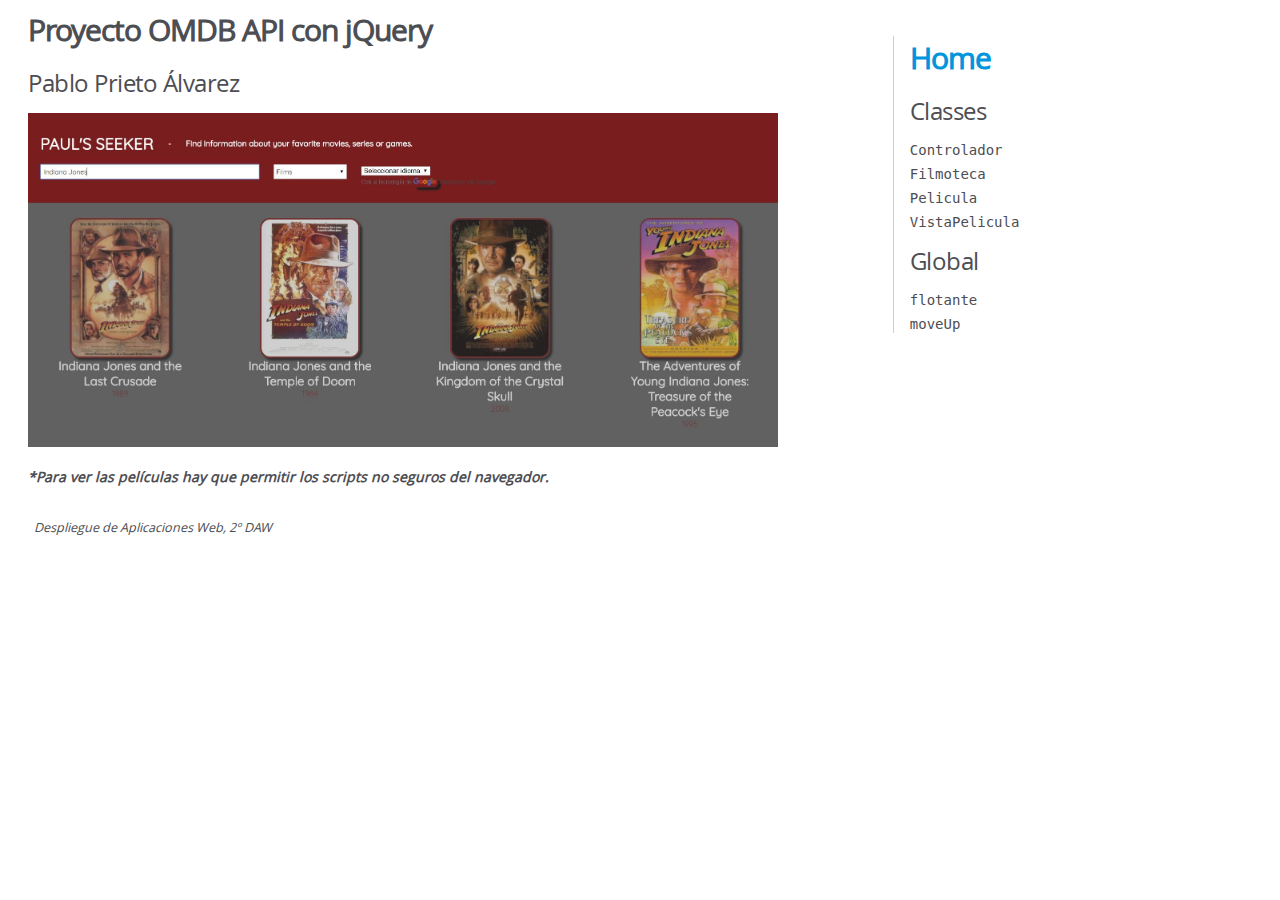
<file: Proyecto jQuery OMDB/Documentacion/index.html>
<!DOCTYPE html>
<html lang="en">
<head>
    <meta charset="utf-8">
    <title>JSDoc: Home</title>

    <script src="scripts/prettify/prettify.js"> </script>
    <script src="scripts/prettify/lang-css.js"> </script>
    <!--[if lt IE 9]>
      <script src="//html5shiv.googlecode.com/svn/trunk/html5.js"></script>
    <![endif]-->
    <link type="text/css" rel="stylesheet" href="styles/prettify-tomorrow.css">
    <link type="text/css" rel="stylesheet" href="styles/jsdoc-default.css">
</head>

<body>

<div id="main">

    <h2>Proyecto OMDB API con jQuery</h2>
    <h3>Pablo Prieto Álvarez</h3>
    <img src="./images/miniatura.JPG" alt="" width="750px">
    <p><strong><em>*Para ver las películas hay que permitir los scripts no seguros del navegador.</em></strong></p>

</div>

<nav>
    <h2><a href="index.html">Home</a></h2><h3>Classes</h3><ul><li><a href="Controlador.html">Controlador</a></li><li><a href="Filmoteca.html">Filmoteca</a></li><li><a href="Pelicula.html">Pelicula</a></li><li><a href="VistaPelicula.html">VistaPelicula</a></li></ul><h3>Global</h3><ul><li><a href="global.html#flotante">flotante</a></li><li><a href="global.html#moveUp">moveUp</a></li></ul>
</nav>

<br class="clear">

<footer>
    Despliegue de Aplicaciones Web, 2º DAW
</footer>

<script> prettyPrint(); </script>
<script src="scripts/linenumber.js"> </script>
</body>
</html>
</file>
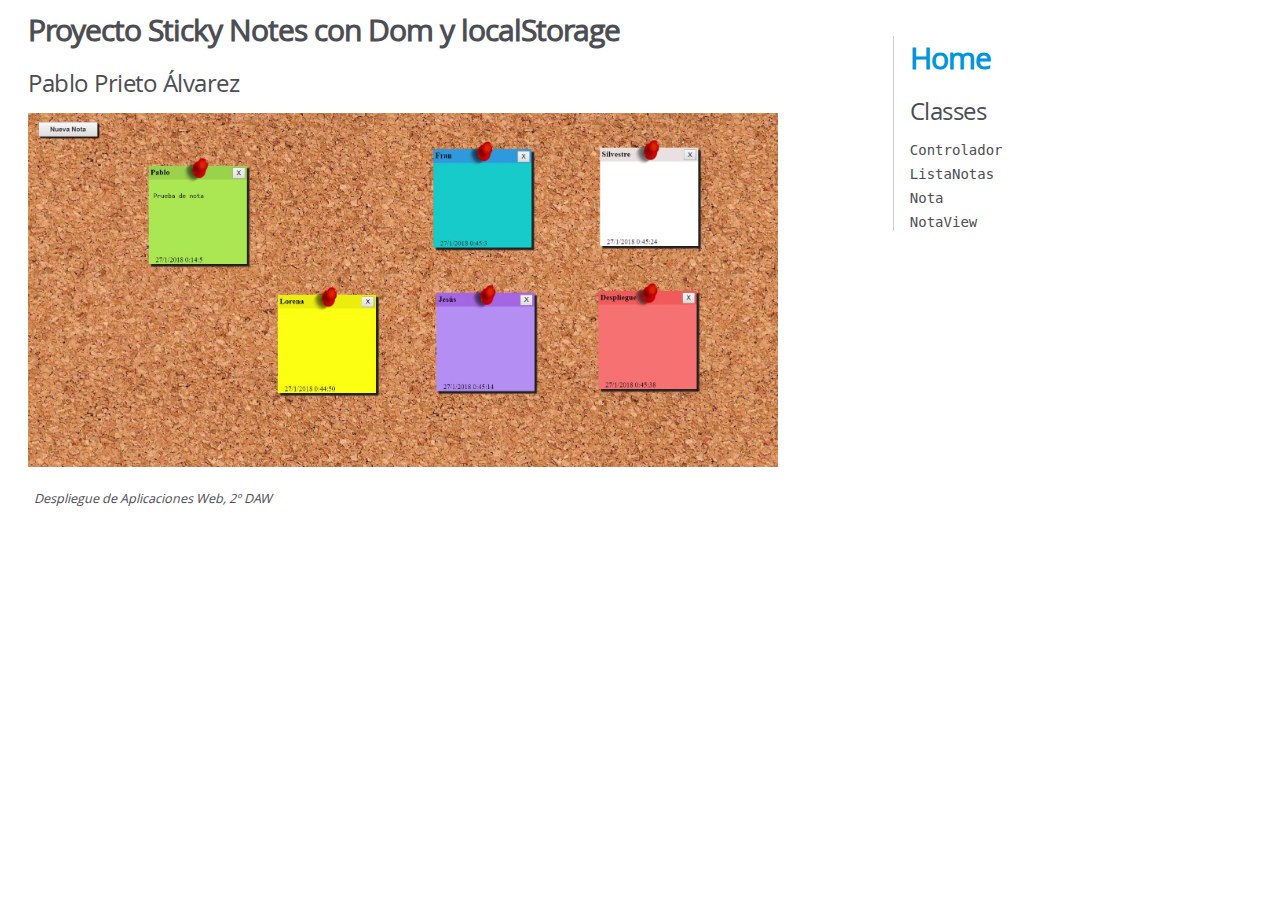
<file: Sticky Notes/Documentacion/index.html>
<!DOCTYPE html>
<html lang="en">
<head>
    <meta charset="utf-8">
    <title>JSDoc: Home</title>

    <script src="scripts/prettify/prettify.js"> </script>
    <script src="scripts/prettify/lang-css.js"> </script>
    <!--[if lt IE 9]>
      <script src="//html5shiv.googlecode.com/svn/trunk/html5.js"></script>
    <![endif]-->
    <link type="text/css" rel="stylesheet" href="styles/prettify-tomorrow.css">
    <link type="text/css" rel="stylesheet" href="styles/jsdoc-default.css">
</head>

<body>

<div id="main">

  <h2>Proyecto Sticky Notes con Dom y localStorage</h2>
      <h3>Pablo Prieto Álvarez</h3>
      <img src="./images/miniatura.JPG" alt="" width="750px">
</div>

<nav>
    <h2><a href="index.html">Home</a></h2><h3>Classes</h3><ul><li><a href="Controlador.html">Controlador</a></li><li><a href="ListaNotas.html">ListaNotas</a></li><li><a href="Nota.html">Nota</a></li><li><a href="NotaView.html">NotaView</a></li></ul>
</nav>

<br class="clear">

<footer>
    Despliegue de Aplicaciones Web, 2º DAW
</footer>

<script> prettyPrint(); </script>
<script src="scripts/linenumber.js"> </script>
</body>
</html>
</file>
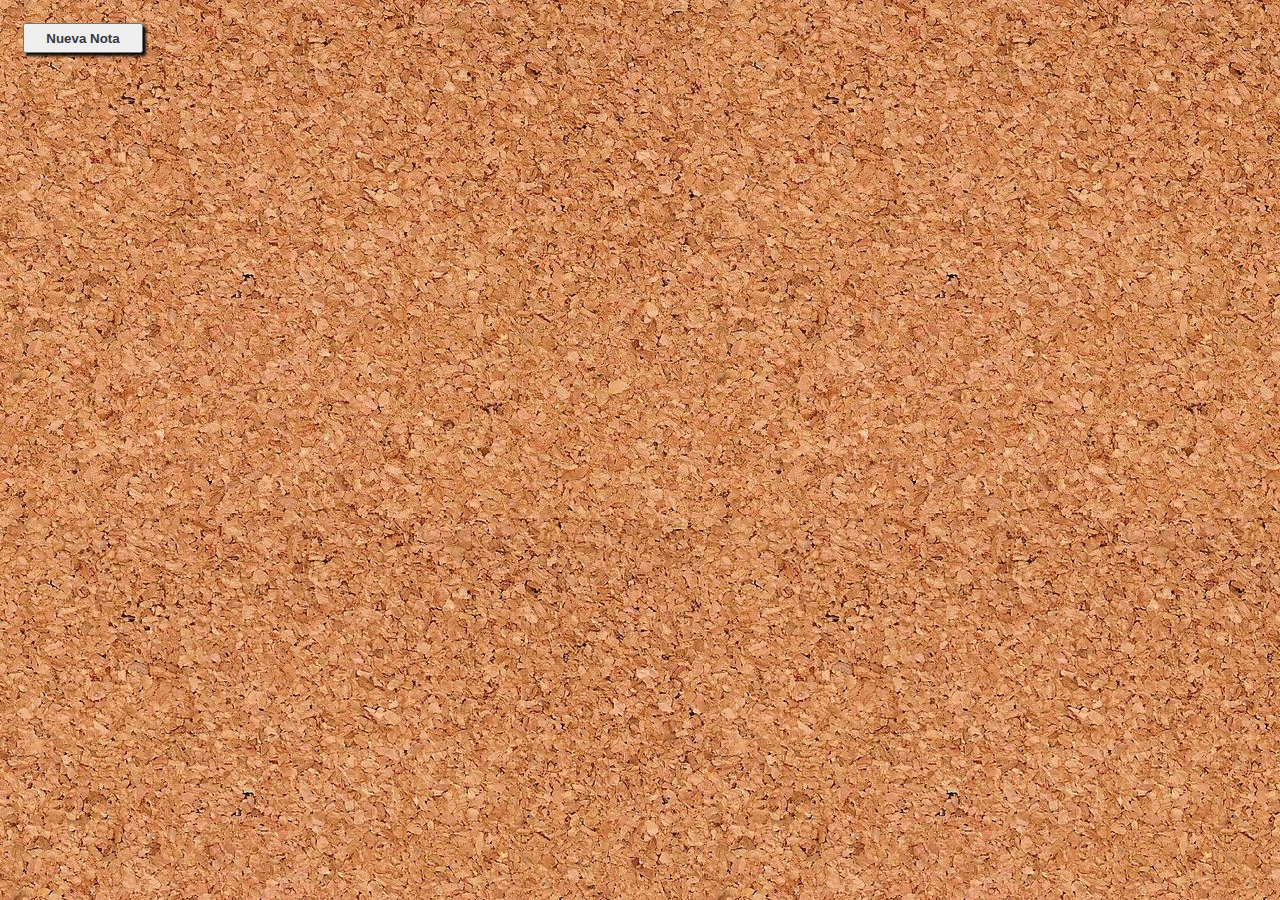
<file: Sticky Notes/stickyNotes.html>
<!DOCTYPE html>
<html>

<head>
  <meta charset="utf-8">
  <title>Sticky Notes</title>
  <link rel="stylesheet" href="css/estilos.css">
  <script type="text/javascript" src="js/codigo.js"></script>
</head>

<body>

  <div id="tablero">
    <button type="button" id="boton">Nueva Nota</button>
  </div>

</body>

</html>
</file>
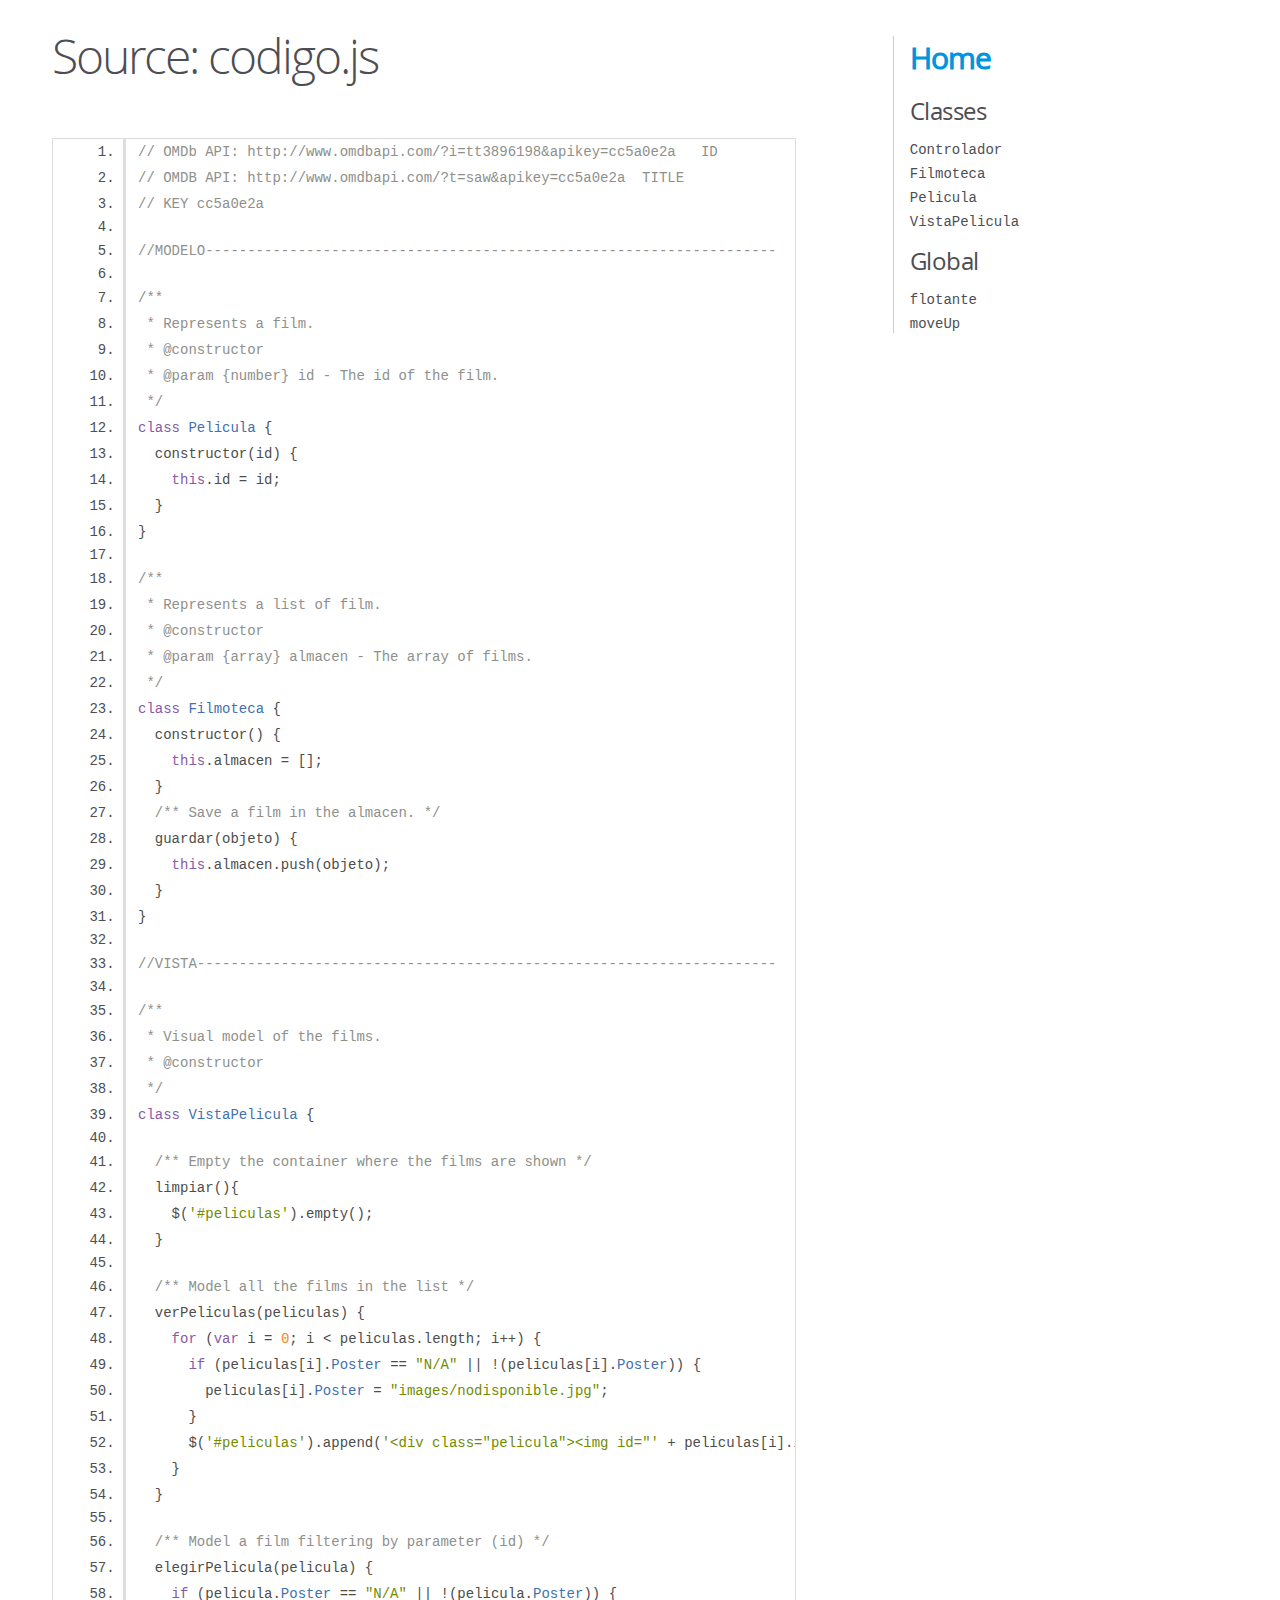
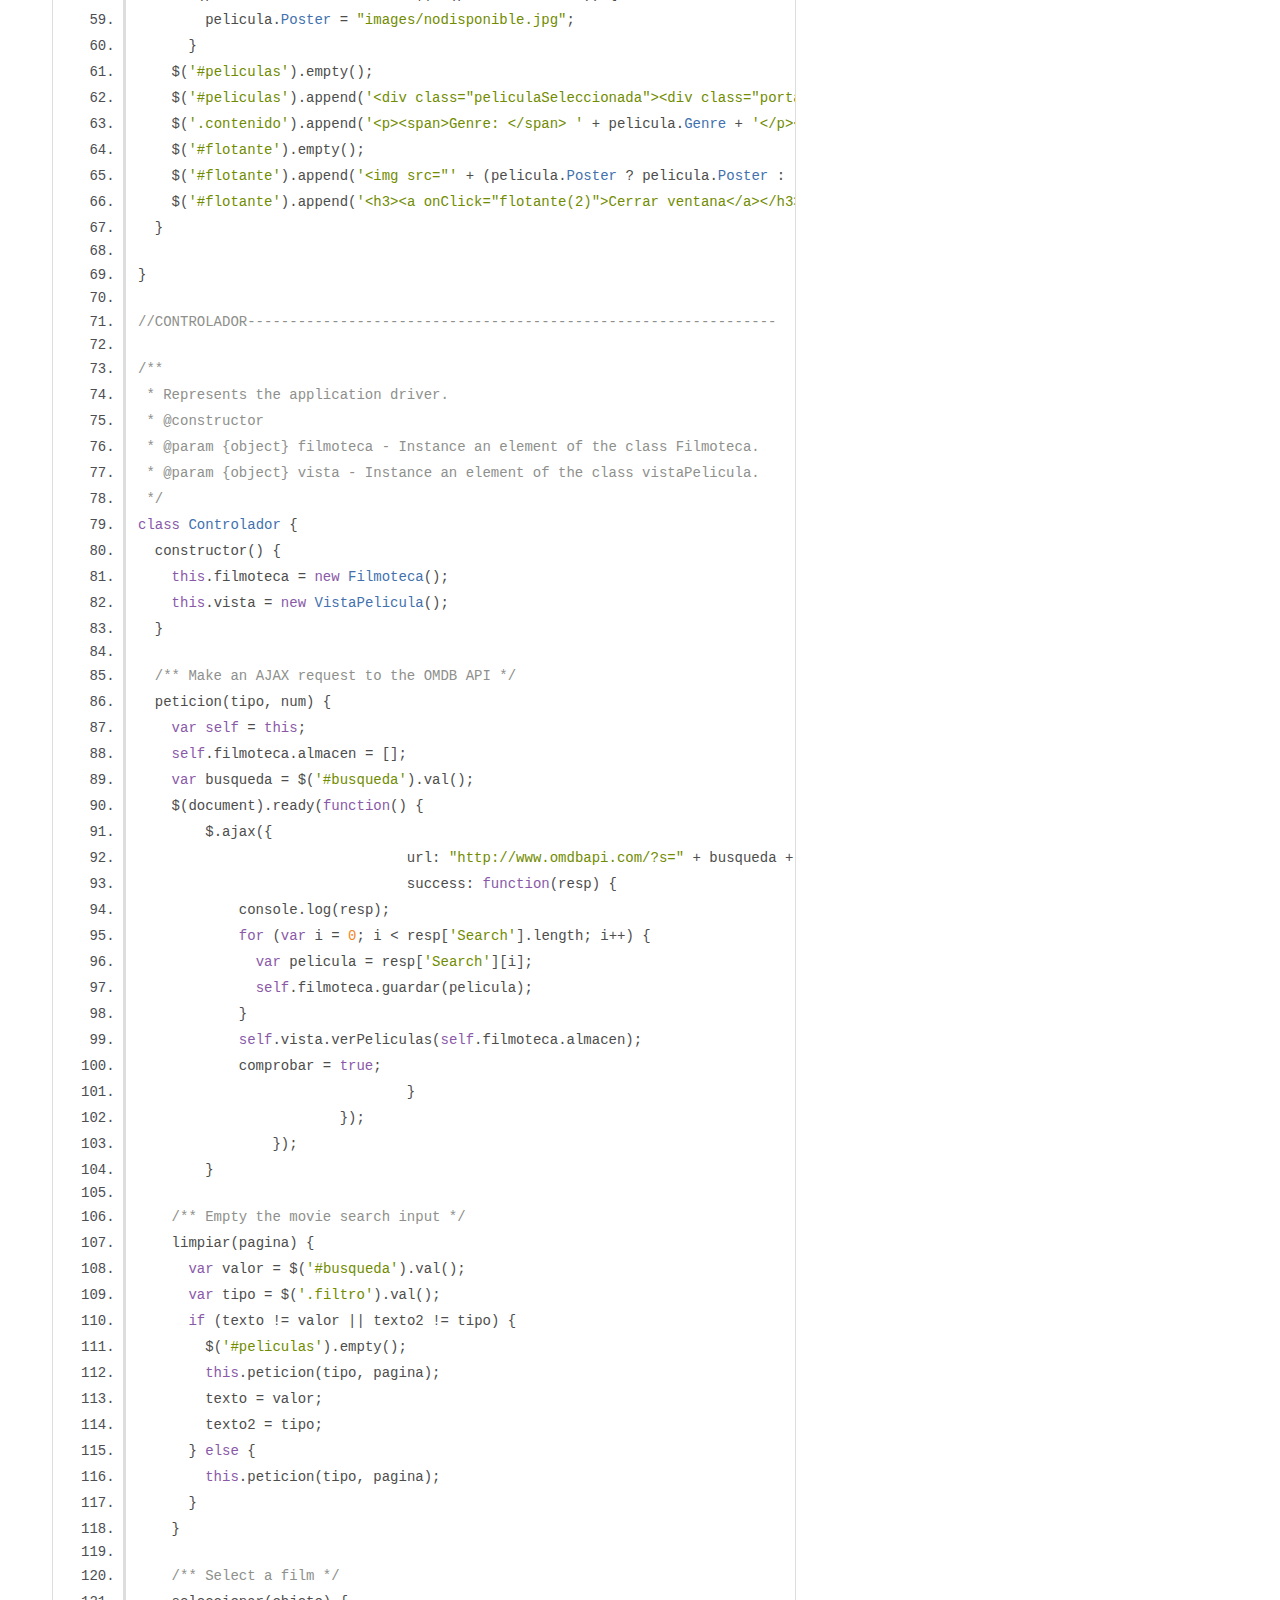
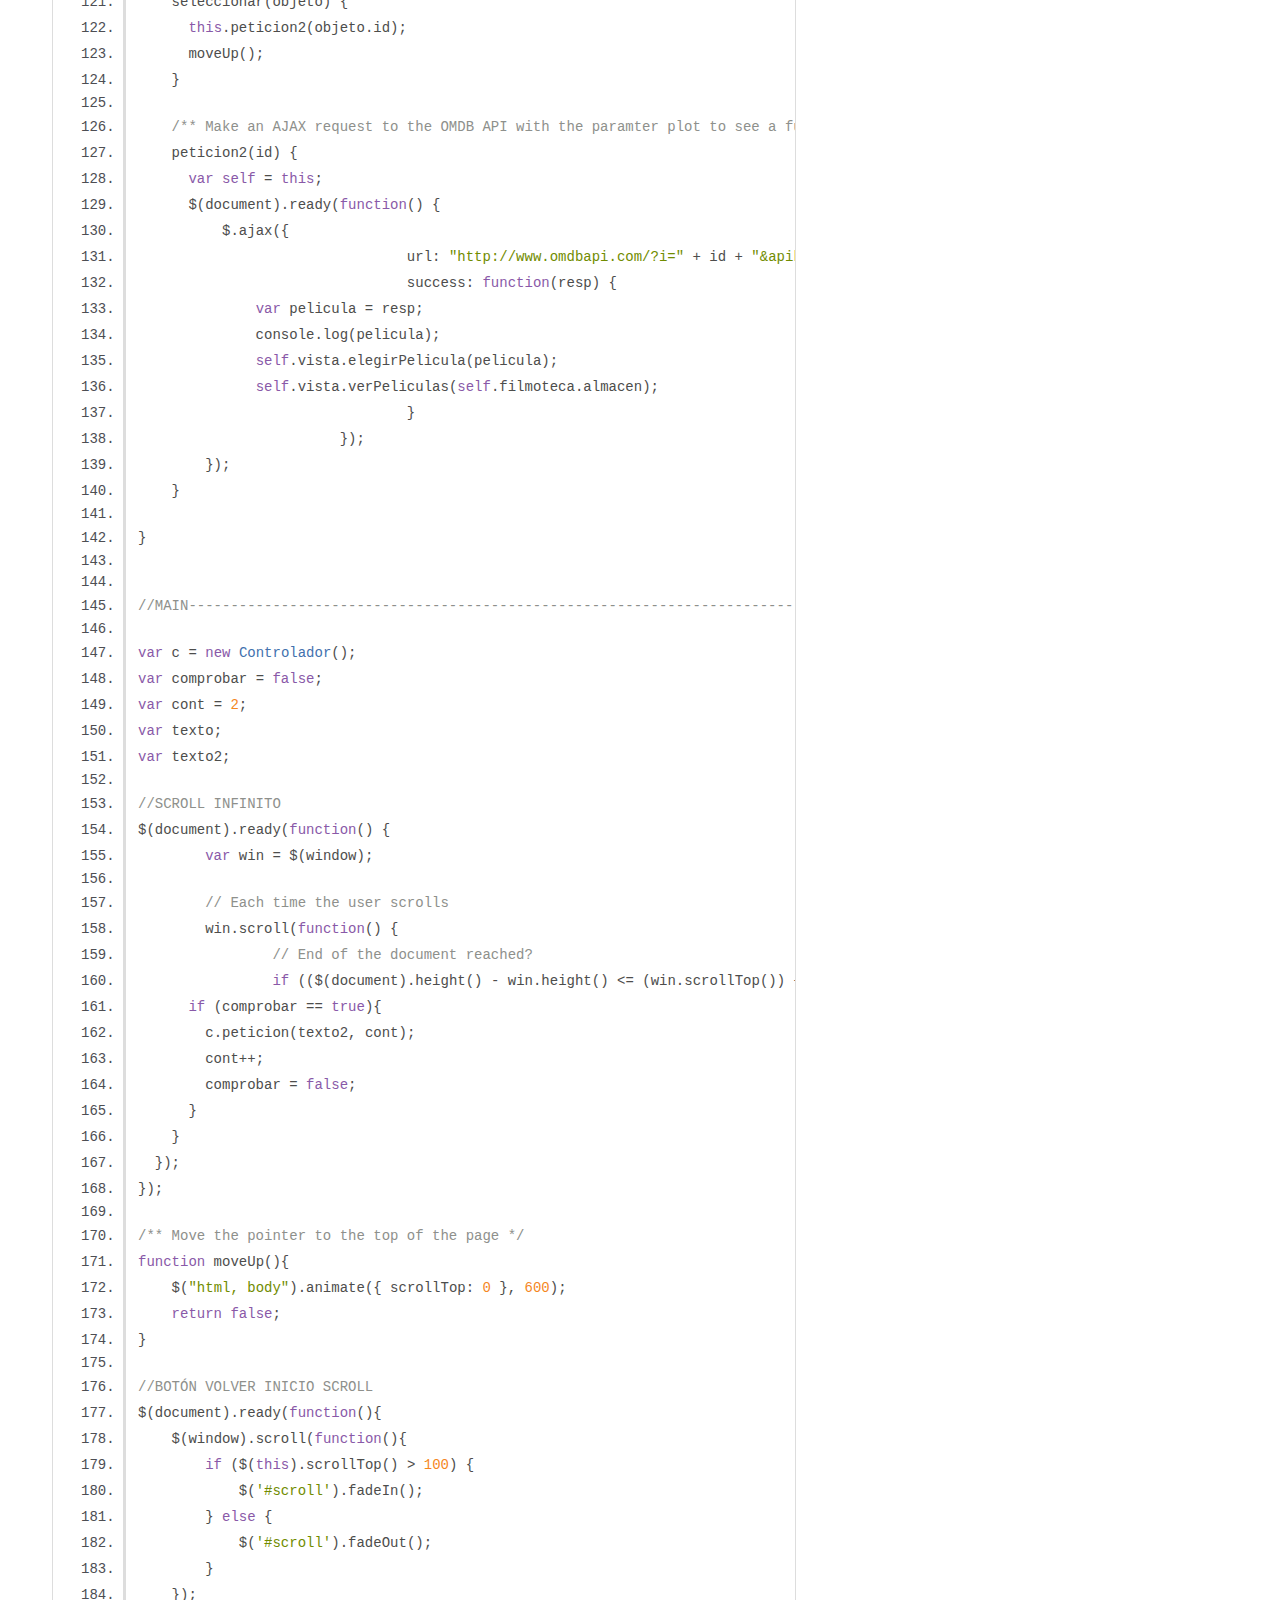
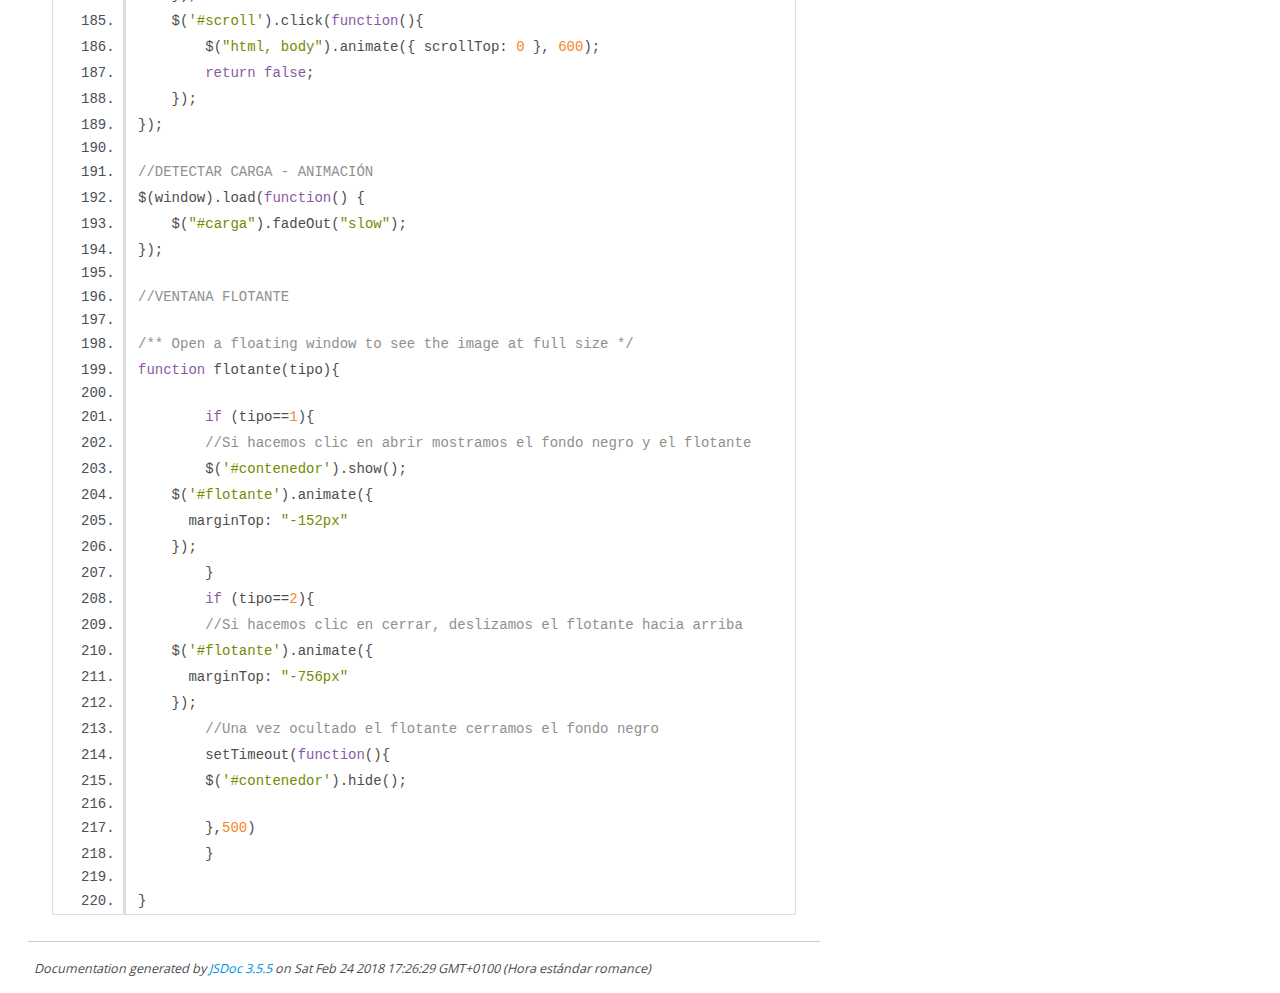
<file: Proyecto jQuery OMDB/Documentacion/codigo.js.html>
<!DOCTYPE html>
<html lang="en">
<head>
    <meta charset="utf-8">
    <title>JSDoc: Source: codigo.js</title>

    <script src="scripts/prettify/prettify.js"> </script>
    <script src="scripts/prettify/lang-css.js"> </script>
    <!--[if lt IE 9]>
      <script src="//html5shiv.googlecode.com/svn/trunk/html5.js"></script>
    <![endif]-->
    <link type="text/css" rel="stylesheet" href="styles/prettify-tomorrow.css">
    <link type="text/css" rel="stylesheet" href="styles/jsdoc-default.css">
</head>

<body>

<div id="main">

    <h1 class="page-title">Source: codigo.js</h1>

    



    
    <section>
        <article>
            <pre class="prettyprint source linenums"><code>// OMDb API: http://www.omdbapi.com/?i=tt3896198&amp;apikey=cc5a0e2a   ID
// OMDB API: http://www.omdbapi.com/?t=saw&amp;apikey=cc5a0e2a  TITLE
// KEY cc5a0e2a

//MODELO--------------------------------------------------------------------

/**
 * Represents a film.
 * @constructor
 * @param {number} id - The id of the film.
 */
class Pelicula {
  constructor(id) {
    this.id = id;
  }
}

/**
 * Represents a list of film.
 * @constructor
 * @param {array} almacen - The array of films.
 */
class Filmoteca {
  constructor() {
    this.almacen = [];
  }
  /** Save a film in the almacen. */
  guardar(objeto) {
    this.almacen.push(objeto);
  }
}

//VISTA---------------------------------------------------------------------

/**
 * Visual model of the films.
 * @constructor
 */
class VistaPelicula {

  /** Empty the container where the films are shown */
  limpiar(){
    $('#peliculas').empty();
  }

  /** Model all the films in the list */
  verPeliculas(peliculas) {
    for (var i = 0; i &lt; peliculas.length; i++) {
      if (peliculas[i].Poster == "N/A" || !(peliculas[i].Poster)) {
        peliculas[i].Poster = "images/nodisponible.jpg";
      }
      $('#peliculas').append('&lt;div class="pelicula">&lt;img id="' + peliculas[i].imdbID + '" src="' + peliculas[i].Poster + '" onclick="c.seleccionar(this)">&lt;h2>' + peliculas[i].Title + '&lt;/h2>&lt;p>' + peliculas[i].Year + '&lt;/p>&lt;/div>');
    }
  }

  /** Model a film filtering by parameter (id) */
  elegirPelicula(pelicula) {
    if (pelicula.Poster == "N/A" || !(pelicula.Poster)) {
        pelicula.Poster = "images/nodisponible.jpg";
      }
    $('#peliculas').empty();
    $('#peliculas').append('&lt;div class="peliculaSeleccionada">&lt;div class="portada" onclick="flotante(1)">&lt;img id="' + pelicula.imdbID + '" src="' + (pelicula.Poster ? pelicula.Poster : 'images/nodisponible.jpg') + '">&lt;/div>&lt;div class="contenido">&lt;h2>' + pelicula.Title + '&lt;/h2>&lt;p>&lt;span>Year: &lt;/span> ' + pelicula.Year + '&lt;/p>&lt;/div>&lt;/div>');
    $('.contenido').append('&lt;p>&lt;span>Genre: &lt;/span> ' + pelicula.Genre + '&lt;/p>&lt;p>&lt;span>Director: &lt;/span> ' + pelicula.Director + '&lt;/p>&lt;p>&lt;span>Actors: &lt;/span> ' + pelicula.Actors + '&lt;/p>&lt;p>&lt;span>Plot: &lt;/span> ' + pelicula.Plot + '&lt;/p>&lt;p>&lt;span>Website: &lt;/span>&lt;a href="' + pelicula.Website + '">' + pelicula.Website + '&lt;/a>&lt;/p>');
    $('#flotante').empty();
    $('#flotante').append('&lt;img src="' + (pelicula.Poster ? pelicula.Poster : 'images/nodisponible.jpg') + '" width="100px height="200px">')
    $('#flotante').append('&lt;h3>&lt;a onClick="flotante(2)">Cerrar ventana&lt;/a>&lt;/h3>');
  }

}

//CONTROLADOR---------------------------------------------------------------

/**
 * Represents the application driver.
 * @constructor
 * @param {object} filmoteca - Instance an element of the class Filmoteca.
 * @param {object} vista - Instance an element of the class vistaPelicula.
 */
class Controlador {
  constructor() {
    this.filmoteca = new Filmoteca();
    this.vista = new VistaPelicula();
  }

  /** Make an AJAX request to the OMDB API */
  peticion(tipo, num) {
    var self = this;
    self.filmoteca.almacen = [];
    var busqueda = $('#busqueda').val();
    $(document).ready(function() {
        $.ajax({
  				url: "http://www.omdbapi.com/?s=" + busqueda + "&amp;apikey=9874a93c&amp;type=" + tipo + "&amp;page=" + num,
  				success: function(resp) {
            console.log(resp);
            for (var i = 0; i &lt; resp['Search'].length; i++) {
              var pelicula = resp['Search'][i];
              self.filmoteca.guardar(pelicula);
            }
            self.vista.verPeliculas(self.filmoteca.almacen);
            comprobar = true;
  				}
  			});
  		});
  	}

    /** Empty the movie search input */
    limpiar(pagina) {
      var valor = $('#busqueda').val();
      var tipo = $('.filtro').val();
      if (texto != valor || texto2 != tipo) {
        $('#peliculas').empty();
        this.peticion(tipo, pagina);
        texto = valor;
        texto2 = tipo;
      } else {
        this.peticion(tipo, pagina);
      }
    }

    /** Select a film */
    seleccionar(objeto) {
      this.peticion2(objeto.id);
      moveUp();
    }

    /** Make an AJAX request to the OMDB API with the paramter plot to see a full description of the argument */
    peticion2(id) {
      var self = this;
      $(document).ready(function() {
          $.ajax({
    				url: "http://www.omdbapi.com/?i=" + id + "&amp;apikey=9874a93c&amp;plot=full",
    				success: function(resp) {
              var pelicula = resp;
              console.log(pelicula);
              self.vista.elegirPelicula(pelicula);
              self.vista.verPeliculas(self.filmoteca.almacen);
    				}
    			});
    	});
    }

}


//MAIN--------------------------------------------------------------------------

var c = new Controlador();
var comprobar = false;
var cont = 2;
var texto;
var texto2;

//SCROLL INFINITO
$(document).ready(function() {
	var win = $(window);

	// Each time the user scrolls
	win.scroll(function() {
		// End of the document reached?
		if (($(document).height() - win.height() &lt;= (win.scrollTop()) + 20) &amp;&amp; ($(document).height() - win.height() >= (win.scrollTop()) - 20)) {
      if (comprobar == true){
        c.peticion(texto2, cont);
        cont++;
        comprobar = false;
      }
    }
  });
});

/** Move the pointer to the top of the page */
function moveUp(){
    $("html, body").animate({ scrollTop: 0 }, 600);
    return false;
}

//BOTÓN VOLVER INICIO SCROLL
$(document).ready(function(){
    $(window).scroll(function(){
        if ($(this).scrollTop() > 100) {
            $('#scroll').fadeIn();
        } else {
            $('#scroll').fadeOut();
        }
    });
    $('#scroll').click(function(){
        $("html, body").animate({ scrollTop: 0 }, 600);
        return false;
    });
});

//DETECTAR CARGA - ANIMACIÓN
$(window).load(function() {
    $("#carga").fadeOut("slow");
});

//VENTANA FLOTANTE

/** Open a floating window to see the image at full size */
function flotante(tipo){

	if (tipo==1){
	//Si hacemos clic en abrir mostramos el fondo negro y el flotante
	$('#contenedor').show();
    $('#flotante').animate({
      marginTop: "-152px"
    });
	}
	if (tipo==2){
	//Si hacemos clic en cerrar, deslizamos el flotante hacia arriba
    $('#flotante').animate({
      marginTop: "-756px"
    });
	//Una vez ocultado el flotante cerramos el fondo negro
	setTimeout(function(){
	$('#contenedor').hide();

	},500)
	}

}
</code></pre>
        </article>
    </section>




</div>

<nav>
    <h2><a href="index.html">Home</a></h2><h3>Classes</h3><ul><li><a href="Controlador.html">Controlador</a></li><li><a href="Filmoteca.html">Filmoteca</a></li><li><a href="Pelicula.html">Pelicula</a></li><li><a href="VistaPelicula.html">VistaPelicula</a></li></ul><h3>Global</h3><ul><li><a href="global.html#flotante">flotante</a></li><li><a href="global.html#moveUp">moveUp</a></li></ul>
</nav>

<br class="clear">

<footer>
    Documentation generated by <a href="https://github.com/jsdoc3/jsdoc">JSDoc 3.5.5</a> on Sat Feb 24 2018 17:26:29 GMT+0100 (Hora estándar romance)
</footer>

<script> prettyPrint(); </script>
<script src="scripts/linenumber.js"> </script>
</body>
</html>
</file>
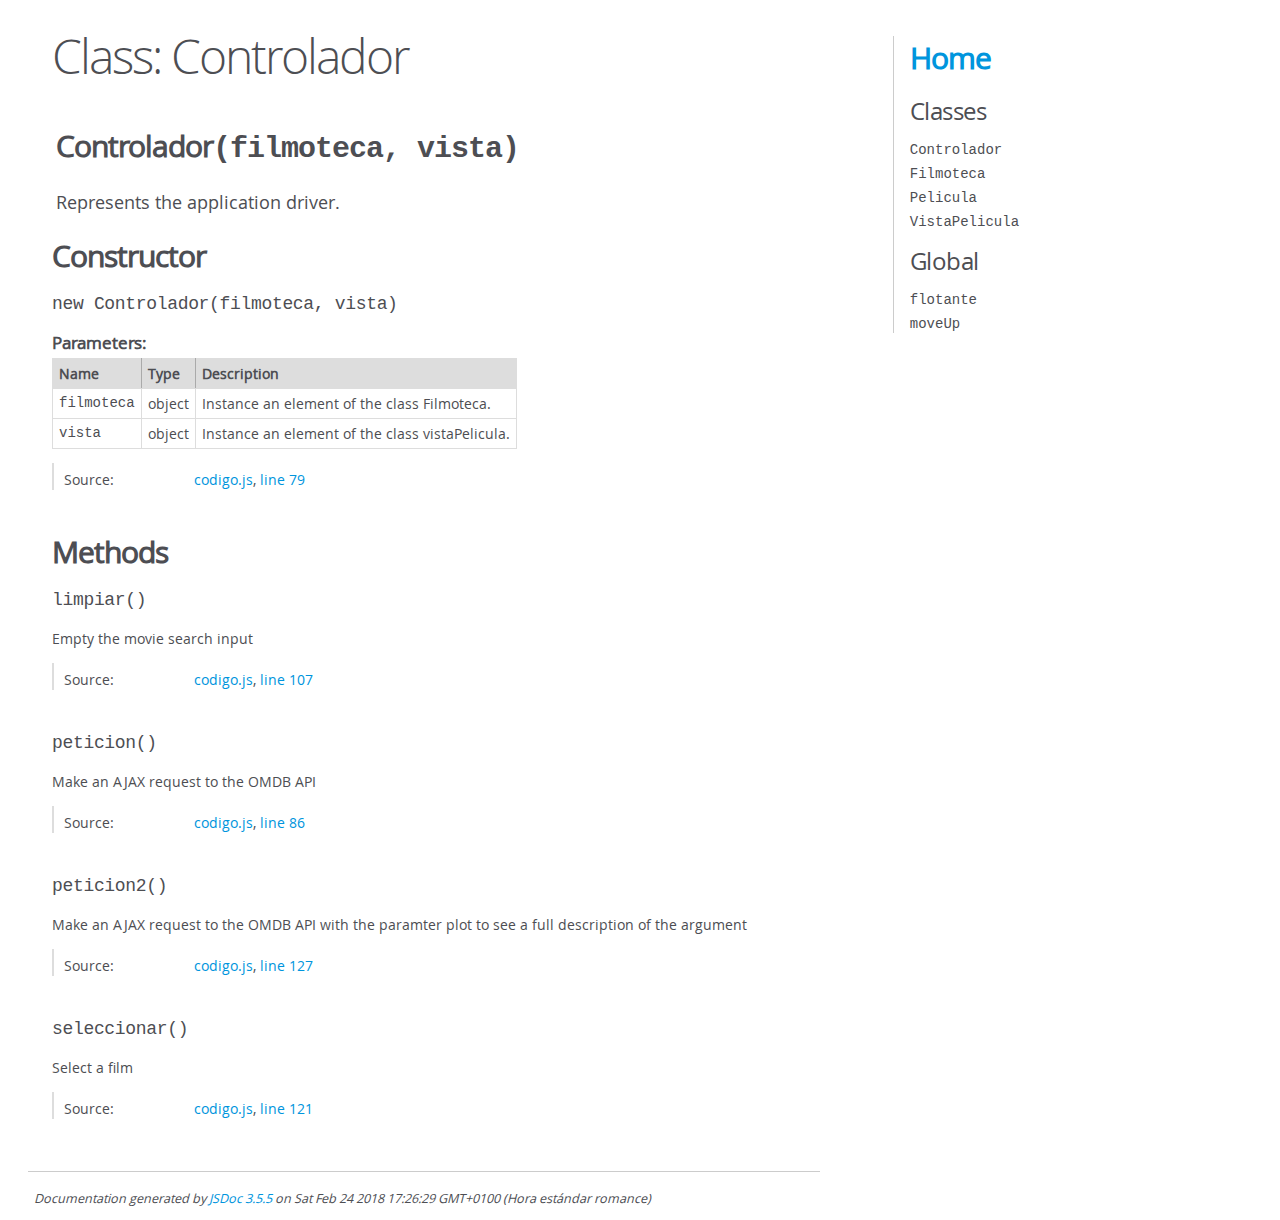
<file: Proyecto jQuery OMDB/Documentacion/Controlador.html>
<!DOCTYPE html>
<html lang="en">
<head>
    <meta charset="utf-8">
    <title>JSDoc: Class: Controlador</title>

    <script src="scripts/prettify/prettify.js"> </script>
    <script src="scripts/prettify/lang-css.js"> </script>
    <!--[if lt IE 9]>
      <script src="//html5shiv.googlecode.com/svn/trunk/html5.js"></script>
    <![endif]-->
    <link type="text/css" rel="stylesheet" href="styles/prettify-tomorrow.css">
    <link type="text/css" rel="stylesheet" href="styles/jsdoc-default.css">
</head>

<body>

<div id="main">

    <h1 class="page-title">Class: Controlador</h1>

    




<section>

<header>
    
        <h2><span class="attribs"><span class="type-signature"></span></span>Controlador<span class="signature">(filmoteca, vista)</span><span class="type-signature"></span></h2>
        
            <div class="class-description">Represents the application driver.</div>
        
    
</header>

<article>
    <div class="container-overview">
    
        

    
    <h2>Constructor</h2>
    

    
    <h4 class="name" id="Controlador"><span class="type-signature"></span>new Controlador<span class="signature">(filmoteca, vista)</span><span class="type-signature"></span></h4>
    

    











    <h5>Parameters:</h5>
    

<table class="params">
    <thead>
    <tr>
        
        <th>Name</th>
        

        <th>Type</th>

        

        

        <th class="last">Description</th>
    </tr>
    </thead>

    <tbody>
    

        <tr>
            
                <td class="name"><code>filmoteca</code></td>
            

            <td class="type">
            
                
<span class="param-type">object</span>


            
            </td>

            

            

            <td class="description last">Instance an element of the class Filmoteca.</td>
        </tr>

    

        <tr>
            
                <td class="name"><code>vista</code></td>
            

            <td class="type">
            
                
<span class="param-type">object</span>


            
            </td>

            

            

            <td class="description last">Instance an element of the class vistaPelicula.</td>
        </tr>

    
    </tbody>
</table>






<dl class="details">

    

    

    

    

    

    

    

    

    

    

    

    

    
    <dt class="tag-source">Source:</dt>
    <dd class="tag-source"><ul class="dummy"><li>
        <a href="codigo.js.html">codigo.js</a>, <a href="codigo.js.html#line79">line 79</a>
    </li></ul></dd>
    

    

    

    
</dl>


















    
    </div>

    

    

    

    

    

    

    

    
        <h3 class="subsection-title">Methods</h3>

        
            

    

    
    <h4 class="name" id="limpiar"><span class="type-signature"></span>limpiar<span class="signature">()</span><span class="type-signature"></span></h4>
    

    



<div class="description">
    Empty the movie search input
</div>













<dl class="details">

    

    

    

    

    

    

    

    

    

    

    

    

    
    <dt class="tag-source">Source:</dt>
    <dd class="tag-source"><ul class="dummy"><li>
        <a href="codigo.js.html">codigo.js</a>, <a href="codigo.js.html#line107">line 107</a>
    </li></ul></dd>
    

    

    

    
</dl>


















        
            

    

    
    <h4 class="name" id="peticion"><span class="type-signature"></span>peticion<span class="signature">()</span><span class="type-signature"></span></h4>
    

    



<div class="description">
    Make an AJAX request to the OMDB API
</div>













<dl class="details">

    

    

    

    

    

    

    

    

    

    

    

    

    
    <dt class="tag-source">Source:</dt>
    <dd class="tag-source"><ul class="dummy"><li>
        <a href="codigo.js.html">codigo.js</a>, <a href="codigo.js.html#line86">line 86</a>
    </li></ul></dd>
    

    

    

    
</dl>


















        
            

    

    
    <h4 class="name" id="peticion2"><span class="type-signature"></span>peticion2<span class="signature">()</span><span class="type-signature"></span></h4>
    

    



<div class="description">
    Make an AJAX request to the OMDB API with the paramter plot to see a full description of the argument
</div>













<dl class="details">

    

    

    

    

    

    

    

    

    

    

    

    

    
    <dt class="tag-source">Source:</dt>
    <dd class="tag-source"><ul class="dummy"><li>
        <a href="codigo.js.html">codigo.js</a>, <a href="codigo.js.html#line127">line 127</a>
    </li></ul></dd>
    

    

    

    
</dl>


















        
            

    

    
    <h4 class="name" id="seleccionar"><span class="type-signature"></span>seleccionar<span class="signature">()</span><span class="type-signature"></span></h4>
    

    



<div class="description">
    Select a film
</div>













<dl class="details">

    

    

    

    

    

    

    

    

    

    

    

    

    
    <dt class="tag-source">Source:</dt>
    <dd class="tag-source"><ul class="dummy"><li>
        <a href="codigo.js.html">codigo.js</a>, <a href="codigo.js.html#line121">line 121</a>
    </li></ul></dd>
    

    

    

    
</dl>


















        
    

    

    
</article>

</section>




</div>

<nav>
    <h2><a href="index.html">Home</a></h2><h3>Classes</h3><ul><li><a href="Controlador.html">Controlador</a></li><li><a href="Filmoteca.html">Filmoteca</a></li><li><a href="Pelicula.html">Pelicula</a></li><li><a href="VistaPelicula.html">VistaPelicula</a></li></ul><h3>Global</h3><ul><li><a href="global.html#flotante">flotante</a></li><li><a href="global.html#moveUp">moveUp</a></li></ul>
</nav>

<br class="clear">

<footer>
    Documentation generated by <a href="https://github.com/jsdoc3/jsdoc">JSDoc 3.5.5</a> on Sat Feb 24 2018 17:26:29 GMT+0100 (Hora estándar romance)
</footer>

<script> prettyPrint(); </script>
<script src="scripts/linenumber.js"> </script>
</body>
</html>
</file>
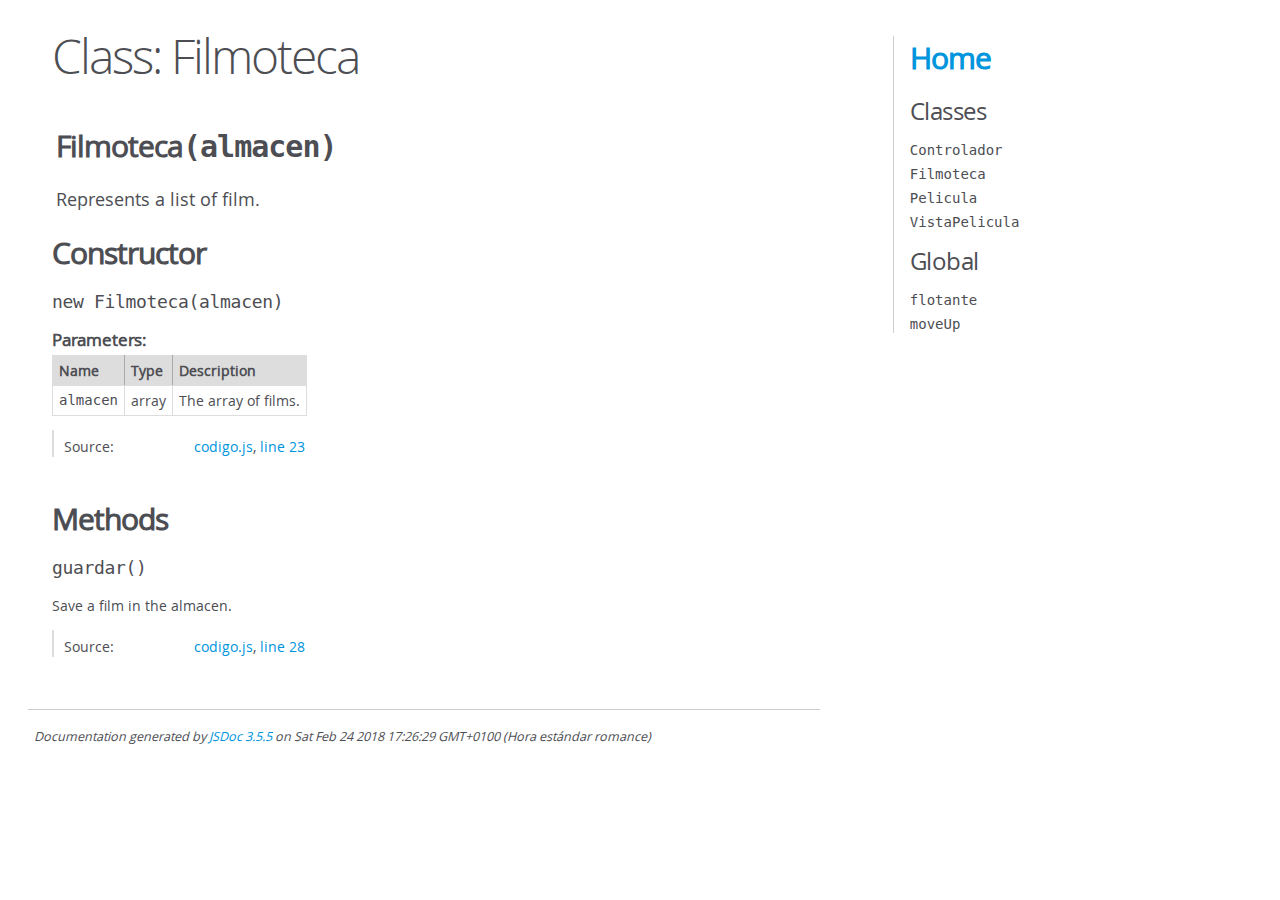
<file: Proyecto jQuery OMDB/Documentacion/Filmoteca.html>
<!DOCTYPE html>
<html lang="en">
<head>
    <meta charset="utf-8">
    <title>JSDoc: Class: Filmoteca</title>

    <script src="scripts/prettify/prettify.js"> </script>
    <script src="scripts/prettify/lang-css.js"> </script>
    <!--[if lt IE 9]>
      <script src="//html5shiv.googlecode.com/svn/trunk/html5.js"></script>
    <![endif]-->
    <link type="text/css" rel="stylesheet" href="styles/prettify-tomorrow.css">
    <link type="text/css" rel="stylesheet" href="styles/jsdoc-default.css">
</head>

<body>

<div id="main">

    <h1 class="page-title">Class: Filmoteca</h1>

    




<section>

<header>
    
        <h2><span class="attribs"><span class="type-signature"></span></span>Filmoteca<span class="signature">(almacen)</span><span class="type-signature"></span></h2>
        
            <div class="class-description">Represents a list of film.</div>
        
    
</header>

<article>
    <div class="container-overview">
    
        

    
    <h2>Constructor</h2>
    

    
    <h4 class="name" id="Filmoteca"><span class="type-signature"></span>new Filmoteca<span class="signature">(almacen)</span><span class="type-signature"></span></h4>
    

    











    <h5>Parameters:</h5>
    

<table class="params">
    <thead>
    <tr>
        
        <th>Name</th>
        

        <th>Type</th>

        

        

        <th class="last">Description</th>
    </tr>
    </thead>

    <tbody>
    

        <tr>
            
                <td class="name"><code>almacen</code></td>
            

            <td class="type">
            
                
<span class="param-type">array</span>


            
            </td>

            

            

            <td class="description last">The array of films.</td>
        </tr>

    
    </tbody>
</table>






<dl class="details">

    

    

    

    

    

    

    

    

    

    

    

    

    
    <dt class="tag-source">Source:</dt>
    <dd class="tag-source"><ul class="dummy"><li>
        <a href="codigo.js.html">codigo.js</a>, <a href="codigo.js.html#line23">line 23</a>
    </li></ul></dd>
    

    

    

    
</dl>


















    
    </div>

    

    

    

    

    

    

    

    
        <h3 class="subsection-title">Methods</h3>

        
            

    

    
    <h4 class="name" id="guardar"><span class="type-signature"></span>guardar<span class="signature">()</span><span class="type-signature"></span></h4>
    

    



<div class="description">
    Save a film in the almacen.
</div>













<dl class="details">

    

    

    

    

    

    

    

    

    

    

    

    

    
    <dt class="tag-source">Source:</dt>
    <dd class="tag-source"><ul class="dummy"><li>
        <a href="codigo.js.html">codigo.js</a>, <a href="codigo.js.html#line28">line 28</a>
    </li></ul></dd>
    

    

    

    
</dl>


















        
    

    

    
</article>

</section>




</div>

<nav>
    <h2><a href="index.html">Home</a></h2><h3>Classes</h3><ul><li><a href="Controlador.html">Controlador</a></li><li><a href="Filmoteca.html">Filmoteca</a></li><li><a href="Pelicula.html">Pelicula</a></li><li><a href="VistaPelicula.html">VistaPelicula</a></li></ul><h3>Global</h3><ul><li><a href="global.html#flotante">flotante</a></li><li><a href="global.html#moveUp">moveUp</a></li></ul>
</nav>

<br class="clear">

<footer>
    Documentation generated by <a href="https://github.com/jsdoc3/jsdoc">JSDoc 3.5.5</a> on Sat Feb 24 2018 17:26:29 GMT+0100 (Hora estándar romance)
</footer>

<script> prettyPrint(); </script>
<script src="scripts/linenumber.js"> </script>
</body>
</html>
</file>
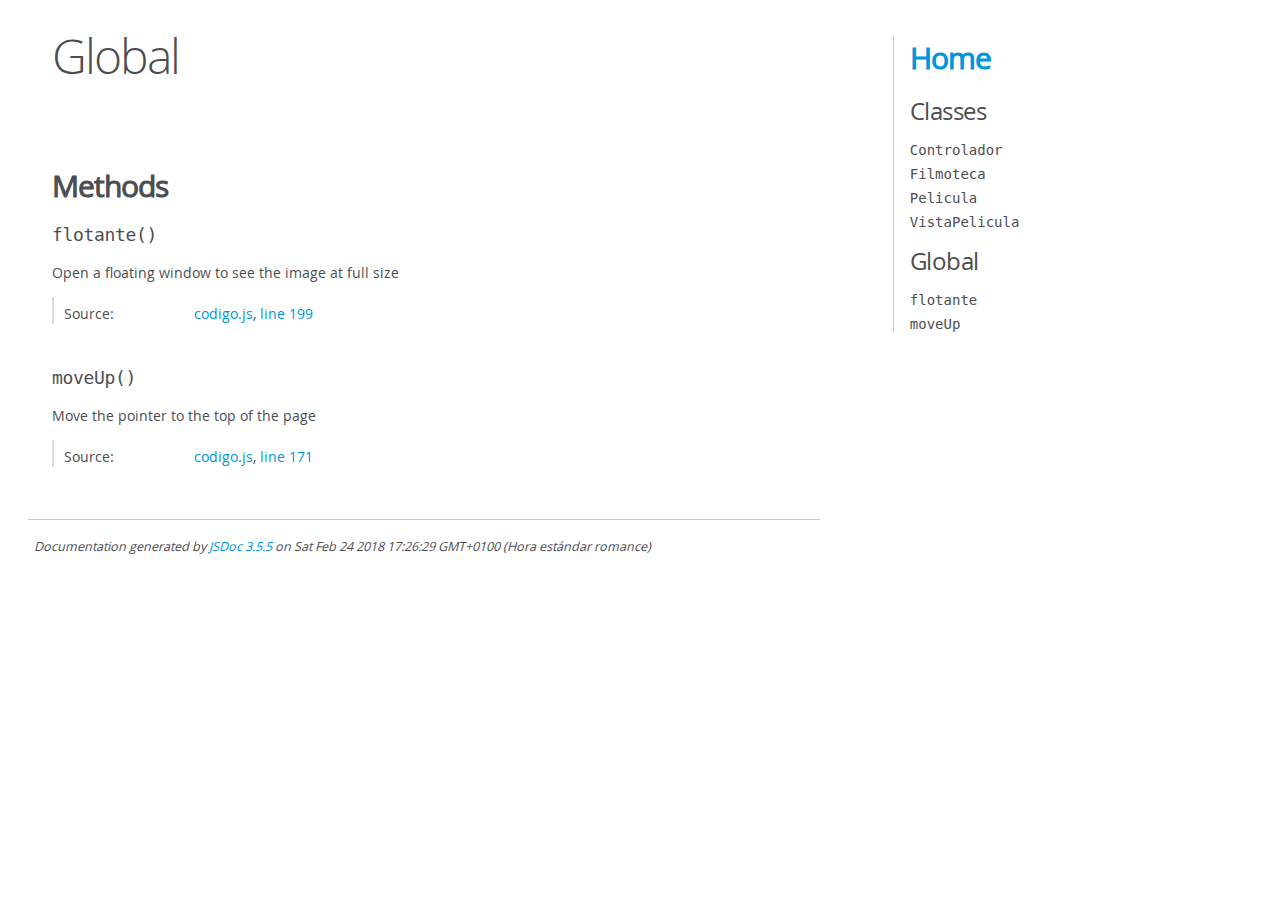
<file: Proyecto jQuery OMDB/Documentacion/global.html>
<!DOCTYPE html>
<html lang="en">
<head>
    <meta charset="utf-8">
    <title>JSDoc: Global</title>

    <script src="scripts/prettify/prettify.js"> </script>
    <script src="scripts/prettify/lang-css.js"> </script>
    <!--[if lt IE 9]>
      <script src="//html5shiv.googlecode.com/svn/trunk/html5.js"></script>
    <![endif]-->
    <link type="text/css" rel="stylesheet" href="styles/prettify-tomorrow.css">
    <link type="text/css" rel="stylesheet" href="styles/jsdoc-default.css">
</head>

<body>

<div id="main">

    <h1 class="page-title">Global</h1>

    




<section>

<header>
    
        <h2></h2>
        
    
</header>

<article>
    <div class="container-overview">
    
        

        


<dl class="details">

    

    

    

    

    

    

    

    

    

    

    

    

    

    

    

    
</dl>


        
    
    </div>

    

    

    

    

    

    

    

    
        <h3 class="subsection-title">Methods</h3>

        
            

    

    
    <h4 class="name" id="flotante"><span class="type-signature"></span>flotante<span class="signature">()</span><span class="type-signature"></span></h4>
    

    



<div class="description">
    Open a floating window to see the image at full size
</div>













<dl class="details">

    

    

    

    

    

    

    

    

    

    

    

    

    
    <dt class="tag-source">Source:</dt>
    <dd class="tag-source"><ul class="dummy"><li>
        <a href="codigo.js.html">codigo.js</a>, <a href="codigo.js.html#line199">line 199</a>
    </li></ul></dd>
    

    

    

    
</dl>


















        
            

    

    
    <h4 class="name" id="moveUp"><span class="type-signature"></span>moveUp<span class="signature">()</span><span class="type-signature"></span></h4>
    

    



<div class="description">
    Move the pointer to the top of the page
</div>













<dl class="details">

    

    

    

    

    

    

    

    

    

    

    

    

    
    <dt class="tag-source">Source:</dt>
    <dd class="tag-source"><ul class="dummy"><li>
        <a href="codigo.js.html">codigo.js</a>, <a href="codigo.js.html#line171">line 171</a>
    </li></ul></dd>
    

    

    

    
</dl>


















        
    

    

    
</article>

</section>




</div>

<nav>
    <h2><a href="index.html">Home</a></h2><h3>Classes</h3><ul><li><a href="Controlador.html">Controlador</a></li><li><a href="Filmoteca.html">Filmoteca</a></li><li><a href="Pelicula.html">Pelicula</a></li><li><a href="VistaPelicula.html">VistaPelicula</a></li></ul><h3>Global</h3><ul><li><a href="global.html#flotante">flotante</a></li><li><a href="global.html#moveUp">moveUp</a></li></ul>
</nav>

<br class="clear">

<footer>
    Documentation generated by <a href="https://github.com/jsdoc3/jsdoc">JSDoc 3.5.5</a> on Sat Feb 24 2018 17:26:29 GMT+0100 (Hora estándar romance)
</footer>

<script> prettyPrint(); </script>
<script src="scripts/linenumber.js"> </script>
</body>
</html>
</file>
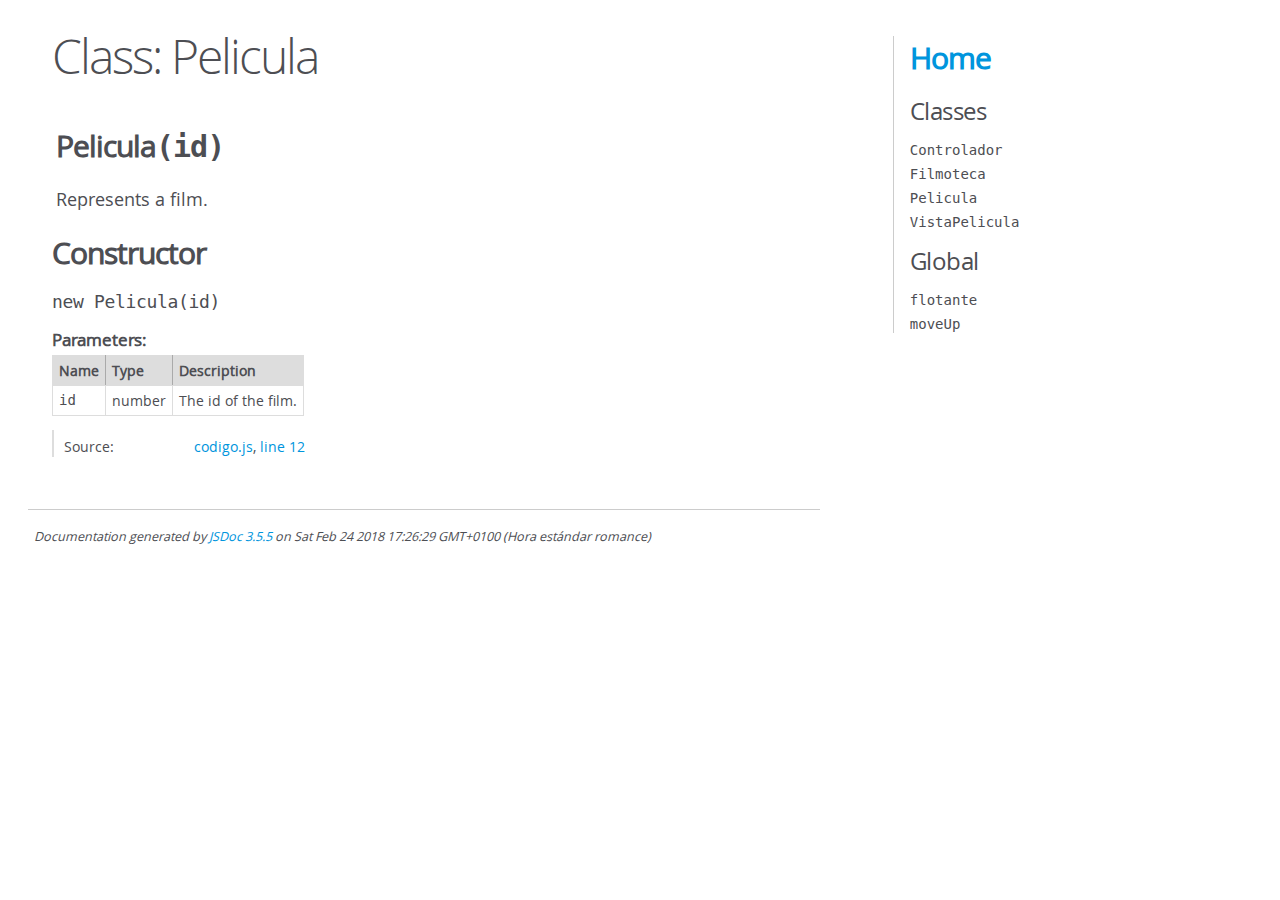
<file: Proyecto jQuery OMDB/Documentacion/Pelicula.html>
<!DOCTYPE html>
<html lang="en">
<head>
    <meta charset="utf-8">
    <title>JSDoc: Class: Pelicula</title>

    <script src="scripts/prettify/prettify.js"> </script>
    <script src="scripts/prettify/lang-css.js"> </script>
    <!--[if lt IE 9]>
      <script src="//html5shiv.googlecode.com/svn/trunk/html5.js"></script>
    <![endif]-->
    <link type="text/css" rel="stylesheet" href="styles/prettify-tomorrow.css">
    <link type="text/css" rel="stylesheet" href="styles/jsdoc-default.css">
</head>

<body>

<div id="main">

    <h1 class="page-title">Class: Pelicula</h1>

    




<section>

<header>
    
        <h2><span class="attribs"><span class="type-signature"></span></span>Pelicula<span class="signature">(id)</span><span class="type-signature"></span></h2>
        
            <div class="class-description">Represents a film.</div>
        
    
</header>

<article>
    <div class="container-overview">
    
        

    
    <h2>Constructor</h2>
    

    
    <h4 class="name" id="Pelicula"><span class="type-signature"></span>new Pelicula<span class="signature">(id)</span><span class="type-signature"></span></h4>
    

    











    <h5>Parameters:</h5>
    

<table class="params">
    <thead>
    <tr>
        
        <th>Name</th>
        

        <th>Type</th>

        

        

        <th class="last">Description</th>
    </tr>
    </thead>

    <tbody>
    

        <tr>
            
                <td class="name"><code>id</code></td>
            

            <td class="type">
            
                
<span class="param-type">number</span>


            
            </td>

            

            

            <td class="description last">The id of the film.</td>
        </tr>

    
    </tbody>
</table>






<dl class="details">

    

    

    

    

    

    

    

    

    

    

    

    

    
    <dt class="tag-source">Source:</dt>
    <dd class="tag-source"><ul class="dummy"><li>
        <a href="codigo.js.html">codigo.js</a>, <a href="codigo.js.html#line12">line 12</a>
    </li></ul></dd>
    

    

    

    
</dl>


















    
    </div>

    

    

    

    

    

    

    

    

    

    
</article>

</section>




</div>

<nav>
    <h2><a href="index.html">Home</a></h2><h3>Classes</h3><ul><li><a href="Controlador.html">Controlador</a></li><li><a href="Filmoteca.html">Filmoteca</a></li><li><a href="Pelicula.html">Pelicula</a></li><li><a href="VistaPelicula.html">VistaPelicula</a></li></ul><h3>Global</h3><ul><li><a href="global.html#flotante">flotante</a></li><li><a href="global.html#moveUp">moveUp</a></li></ul>
</nav>

<br class="clear">

<footer>
    Documentation generated by <a href="https://github.com/jsdoc3/jsdoc">JSDoc 3.5.5</a> on Sat Feb 24 2018 17:26:29 GMT+0100 (Hora estándar romance)
</footer>

<script> prettyPrint(); </script>
<script src="scripts/linenumber.js"> </script>
</body>
</html>
</file>
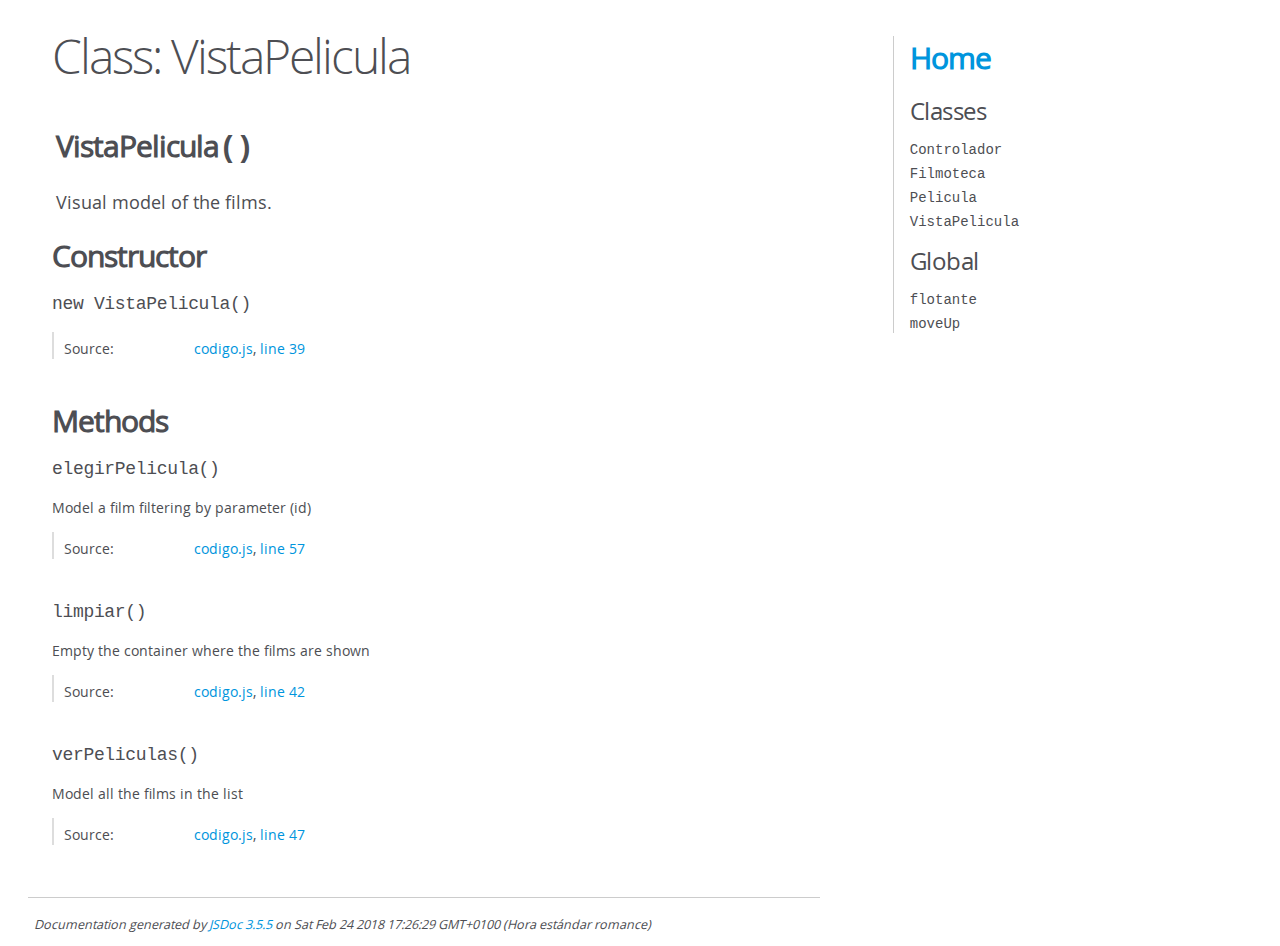
<file: Proyecto jQuery OMDB/Documentacion/VistaPelicula.html>
<!DOCTYPE html>
<html lang="en">
<head>
    <meta charset="utf-8">
    <title>JSDoc: Class: VistaPelicula</title>

    <script src="scripts/prettify/prettify.js"> </script>
    <script src="scripts/prettify/lang-css.js"> </script>
    <!--[if lt IE 9]>
      <script src="//html5shiv.googlecode.com/svn/trunk/html5.js"></script>
    <![endif]-->
    <link type="text/css" rel="stylesheet" href="styles/prettify-tomorrow.css">
    <link type="text/css" rel="stylesheet" href="styles/jsdoc-default.css">
</head>

<body>

<div id="main">

    <h1 class="page-title">Class: VistaPelicula</h1>

    




<section>

<header>
    
        <h2><span class="attribs"><span class="type-signature"></span></span>VistaPelicula<span class="signature">()</span><span class="type-signature"></span></h2>
        
            <div class="class-description">Visual model of the films.</div>
        
    
</header>

<article>
    <div class="container-overview">
    
        

    
    <h2>Constructor</h2>
    

    
    <h4 class="name" id="VistaPelicula"><span class="type-signature"></span>new VistaPelicula<span class="signature">()</span><span class="type-signature"></span></h4>
    

    















<dl class="details">

    

    

    

    

    

    

    

    

    

    

    

    

    
    <dt class="tag-source">Source:</dt>
    <dd class="tag-source"><ul class="dummy"><li>
        <a href="codigo.js.html">codigo.js</a>, <a href="codigo.js.html#line39">line 39</a>
    </li></ul></dd>
    

    

    

    
</dl>


















    
    </div>

    

    

    

    

    

    

    

    
        <h3 class="subsection-title">Methods</h3>

        
            

    

    
    <h4 class="name" id="elegirPelicula"><span class="type-signature"></span>elegirPelicula<span class="signature">()</span><span class="type-signature"></span></h4>
    

    



<div class="description">
    Model a film filtering by parameter (id)
</div>













<dl class="details">

    

    

    

    

    

    

    

    

    

    

    

    

    
    <dt class="tag-source">Source:</dt>
    <dd class="tag-source"><ul class="dummy"><li>
        <a href="codigo.js.html">codigo.js</a>, <a href="codigo.js.html#line57">line 57</a>
    </li></ul></dd>
    

    

    

    
</dl>


















        
            

    

    
    <h4 class="name" id="limpiar"><span class="type-signature"></span>limpiar<span class="signature">()</span><span class="type-signature"></span></h4>
    

    



<div class="description">
    Empty the container where the films are shown
</div>













<dl class="details">

    

    

    

    

    

    

    

    

    

    

    

    

    
    <dt class="tag-source">Source:</dt>
    <dd class="tag-source"><ul class="dummy"><li>
        <a href="codigo.js.html">codigo.js</a>, <a href="codigo.js.html#line42">line 42</a>
    </li></ul></dd>
    

    

    

    
</dl>


















        
            

    

    
    <h4 class="name" id="verPeliculas"><span class="type-signature"></span>verPeliculas<span class="signature">()</span><span class="type-signature"></span></h4>
    

    



<div class="description">
    Model all the films in the list
</div>













<dl class="details">

    

    

    

    

    

    

    

    

    

    

    

    

    
    <dt class="tag-source">Source:</dt>
    <dd class="tag-source"><ul class="dummy"><li>
        <a href="codigo.js.html">codigo.js</a>, <a href="codigo.js.html#line47">line 47</a>
    </li></ul></dd>
    

    

    

    
</dl>


















        
    

    

    
</article>

</section>




</div>

<nav>
    <h2><a href="index.html">Home</a></h2><h3>Classes</h3><ul><li><a href="Controlador.html">Controlador</a></li><li><a href="Filmoteca.html">Filmoteca</a></li><li><a href="Pelicula.html">Pelicula</a></li><li><a href="VistaPelicula.html">VistaPelicula</a></li></ul><h3>Global</h3><ul><li><a href="global.html#flotante">flotante</a></li><li><a href="global.html#moveUp">moveUp</a></li></ul>
</nav>

<br class="clear">

<footer>
    Documentation generated by <a href="https://github.com/jsdoc3/jsdoc">JSDoc 3.5.5</a> on Sat Feb 24 2018 17:26:29 GMT+0100 (Hora estándar romance)
</footer>

<script> prettyPrint(); </script>
<script src="scripts/linenumber.js"> </script>
</body>
</html>
</file>
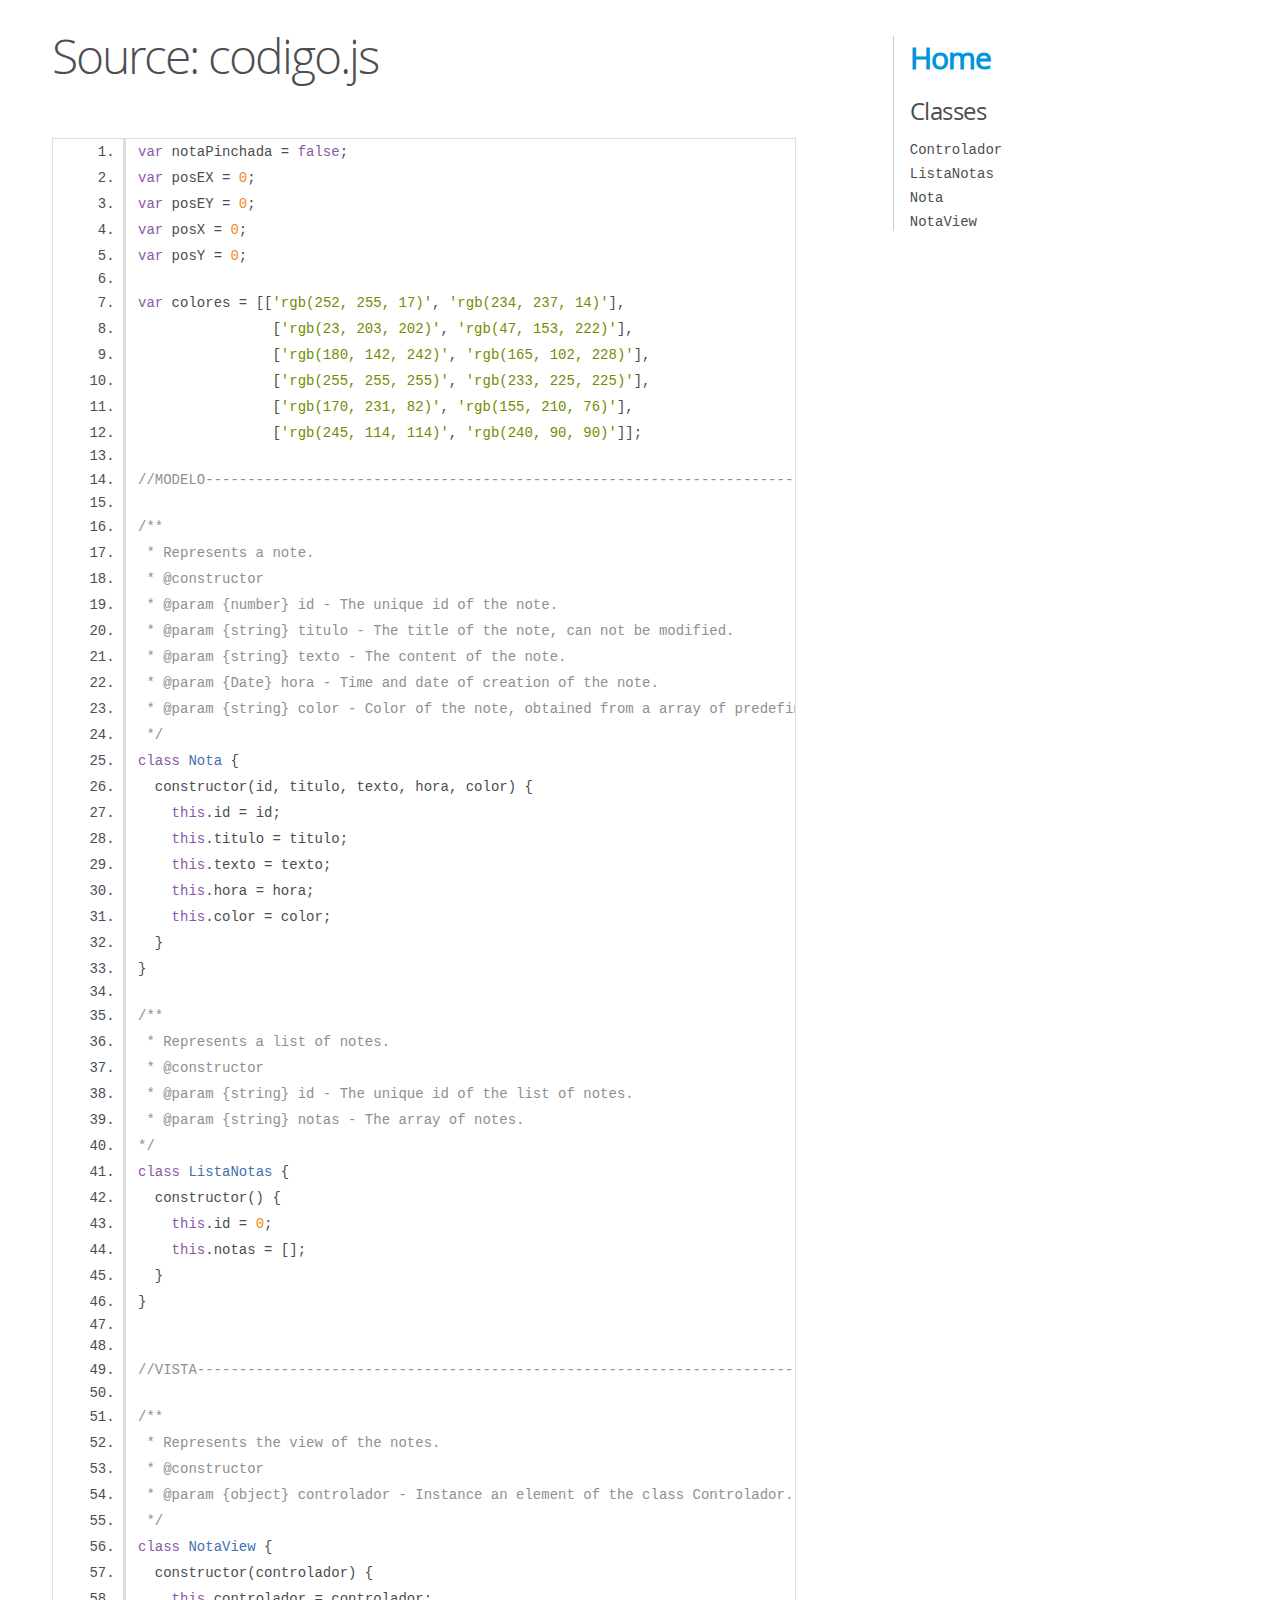
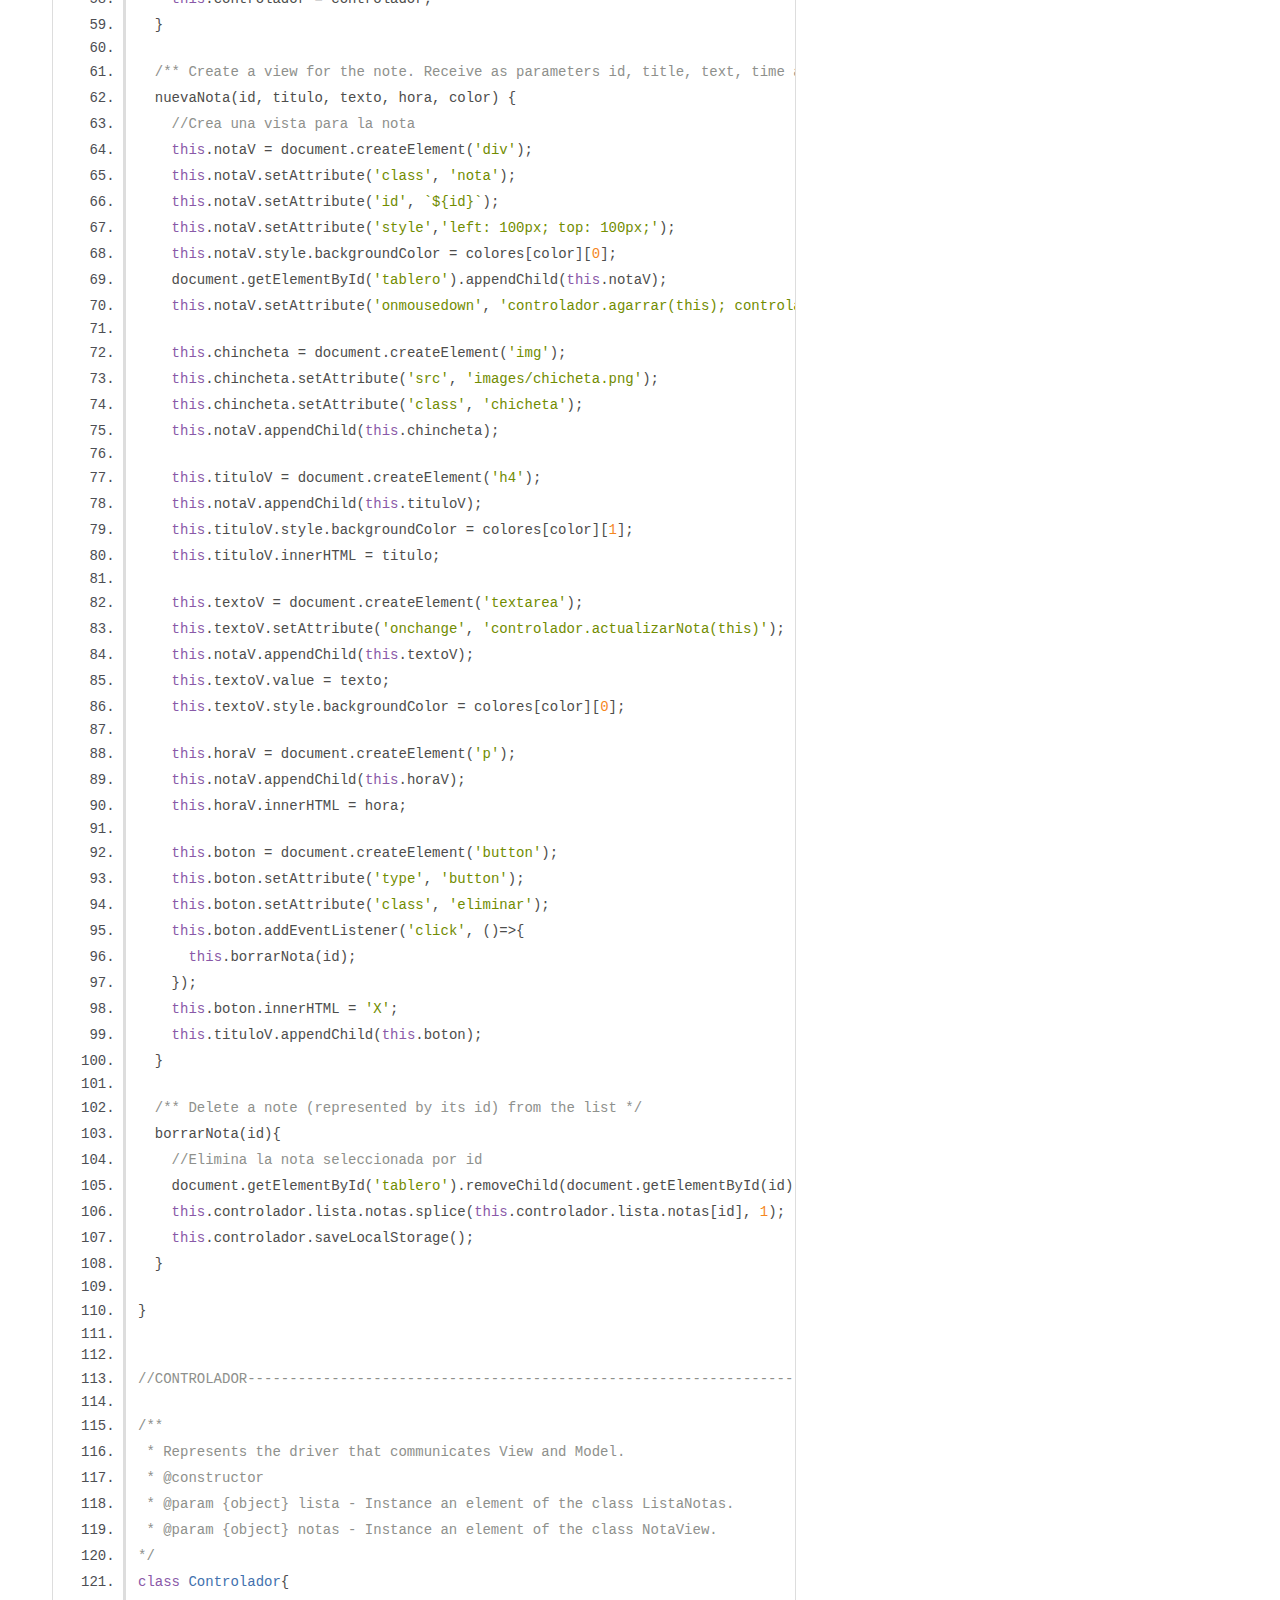
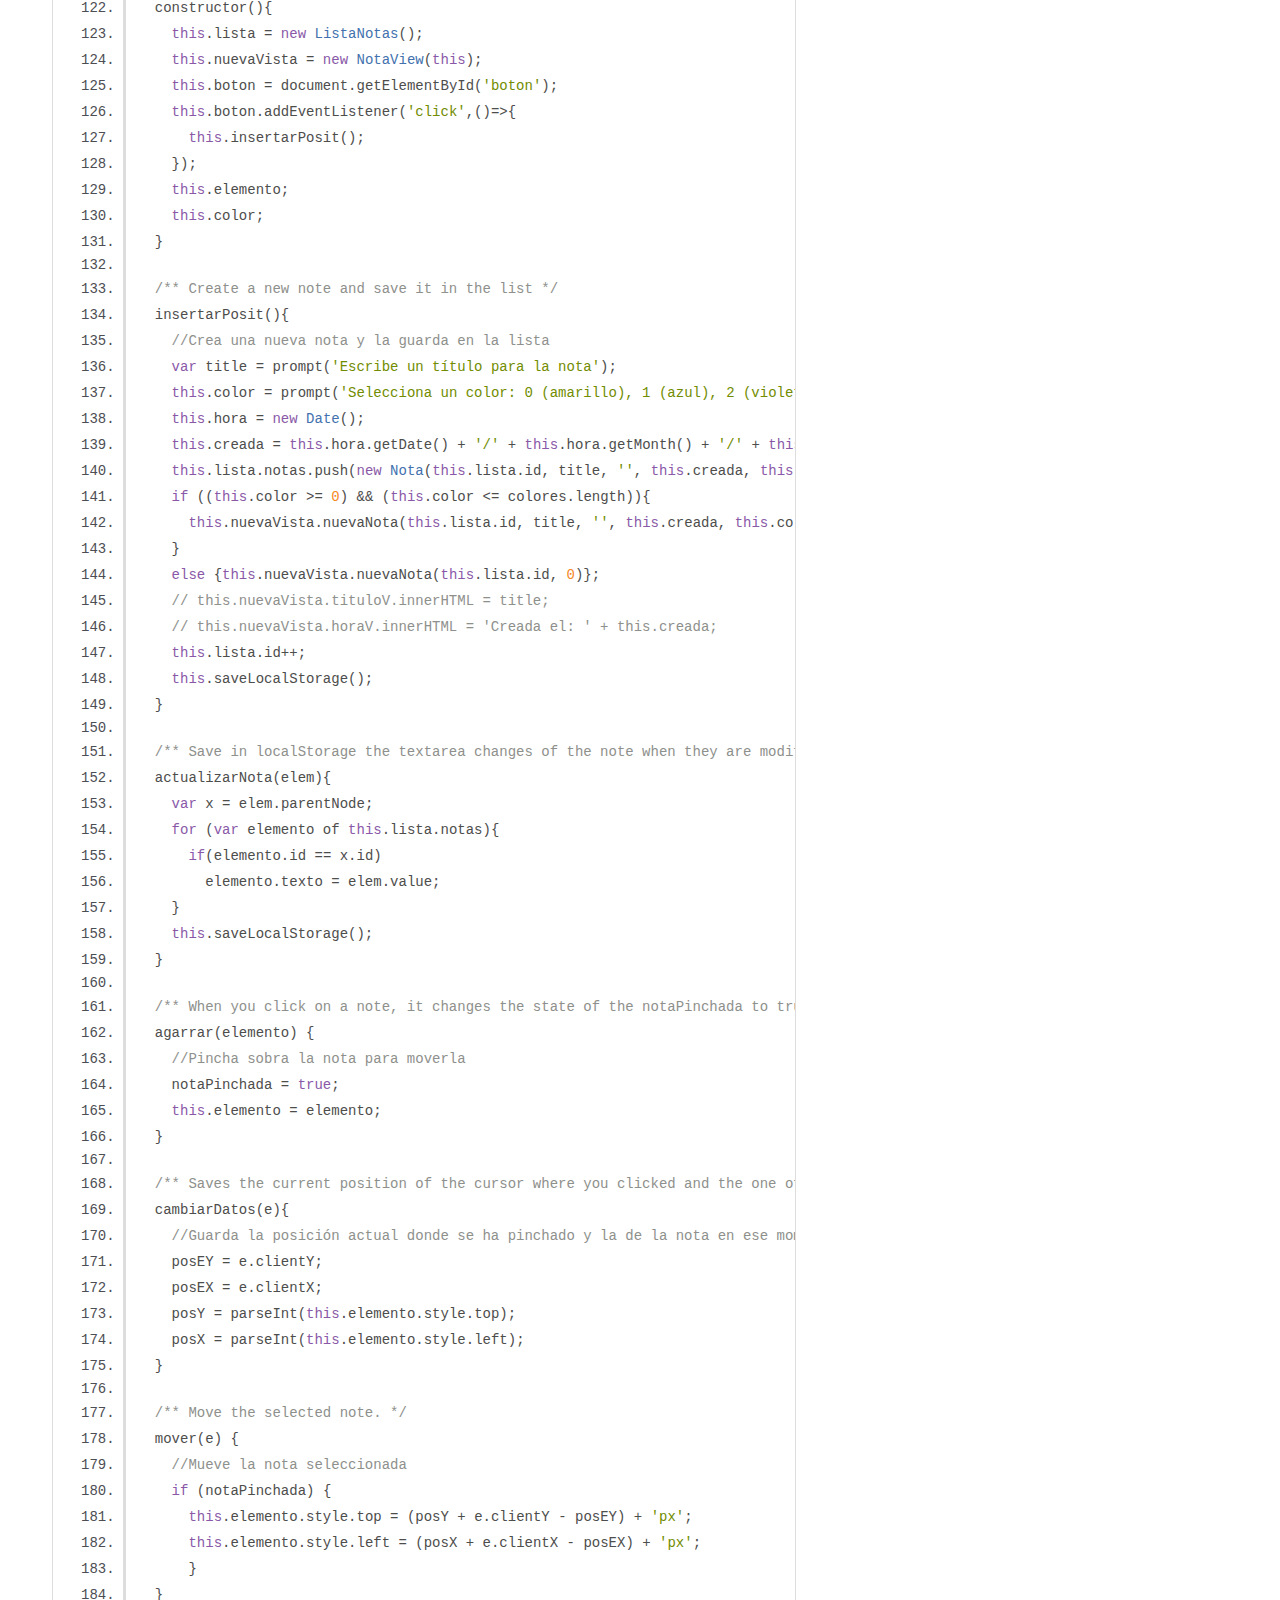
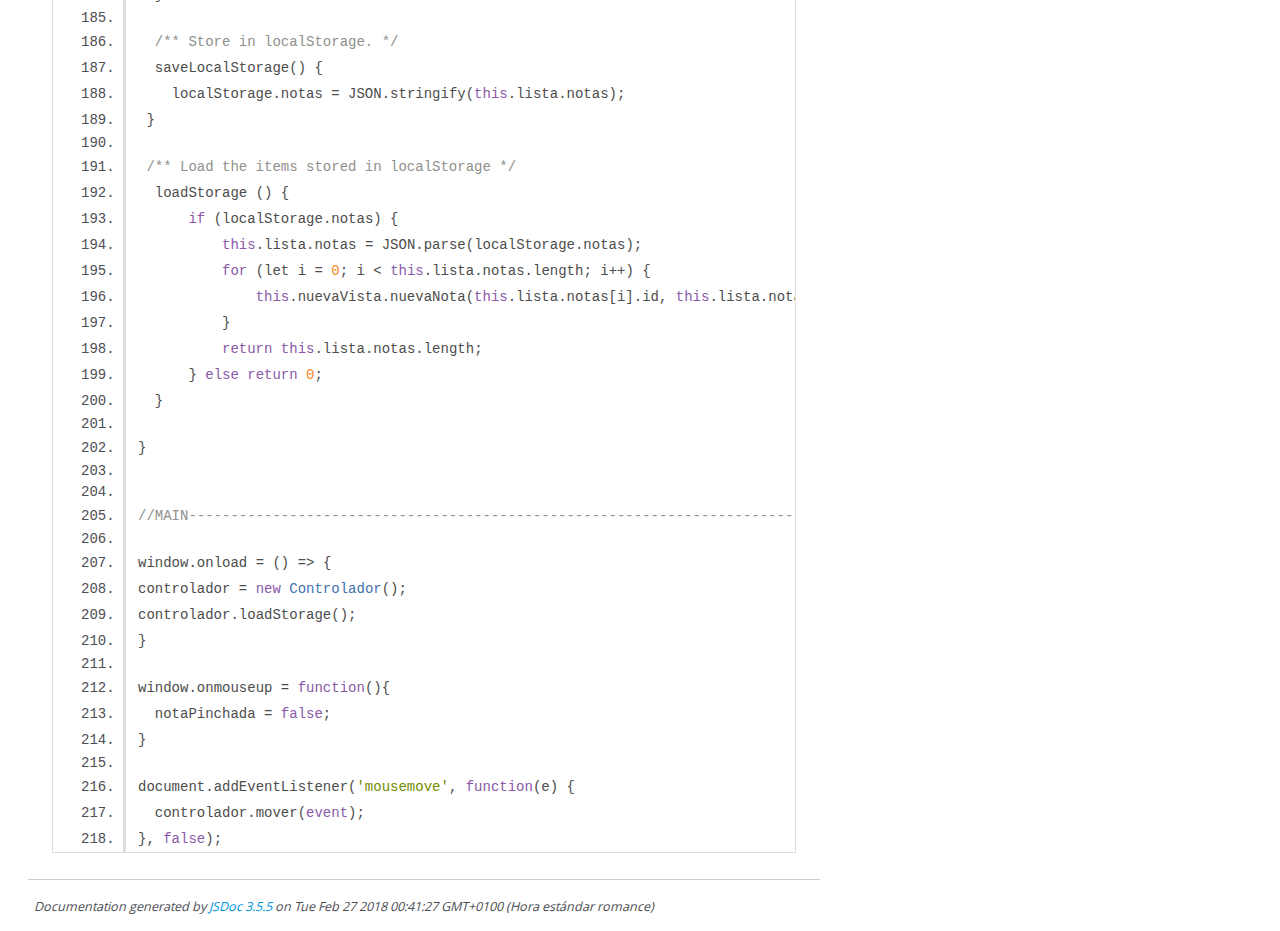
<file: Sticky Notes/Documentacion/codigo.js.html>
<!DOCTYPE html>
<html lang="en">
<head>
    <meta charset="utf-8">
    <title>JSDoc: Source: codigo.js</title>

    <script src="scripts/prettify/prettify.js"> </script>
    <script src="scripts/prettify/lang-css.js"> </script>
    <!--[if lt IE 9]>
      <script src="//html5shiv.googlecode.com/svn/trunk/html5.js"></script>
    <![endif]-->
    <link type="text/css" rel="stylesheet" href="styles/prettify-tomorrow.css">
    <link type="text/css" rel="stylesheet" href="styles/jsdoc-default.css">
</head>

<body>

<div id="main">

    <h1 class="page-title">Source: codigo.js</h1>

    



    
    <section>
        <article>
            <pre class="prettyprint source linenums"><code>var notaPinchada = false;
var posEX = 0;
var posEY = 0;
var posX = 0;
var posY = 0;

var colores = [['rgb(252, 255, 17)', 'rgb(234, 237, 14)'],
                ['rgb(23, 203, 202)', 'rgb(47, 153, 222)'],
                ['rgb(180, 142, 242)', 'rgb(165, 102, 228)'],
                ['rgb(255, 255, 255)', 'rgb(233, 225, 225)'],
                ['rgb(170, 231, 82)', 'rgb(155, 210, 76)'],
                ['rgb(245, 114, 114)', 'rgb(240, 90, 90)']];

//MODELO----------------------------------------------------------------------

/**
 * Represents a note.
 * @constructor
 * @param {number} id - The unique id of the note.
 * @param {string} titulo - The title of the note, can not be modified.
 * @param {string} texto - The content of the note.
 * @param {Date} hora - Time and date of creation of the note.
 * @param {string} color - Color of the note, obtained from a array of predefined colors.
 */
class Nota {
  constructor(id, titulo, texto, hora, color) {
    this.id = id;
    this.titulo = titulo;
    this.texto = texto;
    this.hora = hora;
    this.color = color;
  }
}

/**
 * Represents a list of notes.
 * @constructor
 * @param {string} id - The unique id of the list of notes.
 * @param {string} notas - The array of notes.
*/
class ListaNotas {
  constructor() {
    this.id = 0;
    this.notas = [];
  }
}


//VISTA-----------------------------------------------------------------------

/**
 * Represents the view of the notes.
 * @constructor
 * @param {object} controlador - Instance an element of the class Controlador.
 */
class NotaView {
  constructor(controlador) {
    this.controlador = controlador;
  }

  /** Create a view for the note. Receive as parameters id, title, text, time and color */
  nuevaNota(id, titulo, texto, hora, color) {
    //Crea una vista para la nota
    this.notaV = document.createElement('div');
    this.notaV.setAttribute('class', 'nota');
    this.notaV.setAttribute('id', `${id}`);
    this.notaV.setAttribute('style','left: 100px; top: 100px;');
    this.notaV.style.backgroundColor = colores[color][0];
    document.getElementById('tablero').appendChild(this.notaV);
    this.notaV.setAttribute('onmousedown', 'controlador.agarrar(this); controlador.cambiarDatos(event)');

    this.chincheta = document.createElement('img');
    this.chincheta.setAttribute('src', 'images/chicheta.png');
    this.chincheta.setAttribute('class', 'chicheta');
    this.notaV.appendChild(this.chincheta);

    this.tituloV = document.createElement('h4');
    this.notaV.appendChild(this.tituloV);
    this.tituloV.style.backgroundColor = colores[color][1];
    this.tituloV.innerHTML = titulo;

    this.textoV = document.createElement('textarea');
    this.textoV.setAttribute('onchange', 'controlador.actualizarNota(this)');
    this.notaV.appendChild(this.textoV);
    this.textoV.value = texto;
    this.textoV.style.backgroundColor = colores[color][0];

    this.horaV = document.createElement('p');
    this.notaV.appendChild(this.horaV);
    this.horaV.innerHTML = hora;

    this.boton = document.createElement('button');
    this.boton.setAttribute('type', 'button');
    this.boton.setAttribute('class', 'eliminar');
    this.boton.addEventListener('click', ()=>{
      this.borrarNota(id);
    });
    this.boton.innerHTML = 'X';
    this.tituloV.appendChild(this.boton);
  }

  /** Delete a note (represented by its id) from the list */
  borrarNota(id){
    //Elimina la nota seleccionada por id
    document.getElementById('tablero').removeChild(document.getElementById(id));
    this.controlador.lista.notas.splice(this.controlador.lista.notas[id], 1);
    this.controlador.saveLocalStorage();
  }

}


//CONTROLADOR-----------------------------------------------------------------

/**
 * Represents the driver that communicates View and Model.
 * @constructor
 * @param {object} lista - Instance an element of the class ListaNotas.
 * @param {object} notas - Instance an element of the class NotaView.
*/
class Controlador{
  constructor(){
    this.lista = new ListaNotas();
    this.nuevaVista = new NotaView(this);
    this.boton = document.getElementById('boton');
    this.boton.addEventListener('click',()=>{
      this.insertarPosit();
    });
    this.elemento;
    this.color;
  }

  /** Create a new note and save it in the list */
  insertarPosit(){
    //Crea una nueva nota y la guarda en la lista
    var title = prompt('Escribe un título para la nota');
    this.color = prompt('Selecciona un color: 0 (amarillo), 1 (azul), 2 (violeta), 3 (blanco), 4 (verde) o 5 (rojo).')
    this.hora = new Date();
    this.creada = this.hora.getDate() + '/' + this.hora.getMonth() + '/' + this.hora.getFullYear() + ' ' + this.hora.getHours() + ':' + this.hora.getMinutes() + ':' + this.hora.getSeconds();
    this.lista.notas.push(new Nota(this.lista.id, title, '', this.creada, this.color));
    if ((this.color >= 0) &amp;&amp; (this.color &lt;= colores.length)){
      this.nuevaVista.nuevaNota(this.lista.id, title, '', this.creada, this.color);
    }
    else {this.nuevaVista.nuevaNota(this.lista.id, 0)};
    // this.nuevaVista.tituloV.innerHTML = title;
    // this.nuevaVista.horaV.innerHTML = 'Creada el: ' + this.creada;
    this.lista.id++;
    this.saveLocalStorage();
  }

  /** Save in localStorage the textarea changes of the note when they are modified. */
  actualizarNota(elem){
    var x = elem.parentNode;
    for (var elemento of this.lista.notas){
      if(elemento.id == x.id)
        elemento.texto = elem.value;
    }
    this.saveLocalStorage();
  }

  /** When you click on a note, it changes the state of the notaPinchada to true. */
  agarrar(elemento) {
    //Pincha sobra la nota para moverla
    notaPinchada = true;
    this.elemento = elemento;
  }

  /** Saves the current position of the cursor where you clicked and the one of the note at that moment. */
  cambiarDatos(e){
    //Guarda la posición actual donde se ha pinchado y la de la nota en ese momento
    posEY = e.clientY;
    posEX = e.clientX;
    posY = parseInt(this.elemento.style.top);
    posX = parseInt(this.elemento.style.left);
  }

  /** Move the selected note. */
  mover(e) {
    //Mueve la nota seleccionada
    if (notaPinchada) {
      this.elemento.style.top = (posY + e.clientY - posEY) + 'px';
      this.elemento.style.left = (posX + e.clientX - posEX) + 'px';
      }
  }

  /** Store in localStorage. */
  saveLocalStorage() {
    localStorage.notas = JSON.stringify(this.lista.notas);
 }

 /** Load the items stored in localStorage */
  loadStorage () {
      if (localStorage.notas) {
          this.lista.notas = JSON.parse(localStorage.notas);
          for (let i = 0; i &lt; this.lista.notas.length; i++) {
              this.nuevaVista.nuevaNota(this.lista.notas[i].id, this.lista.notas[i].titulo, this.lista.notas[i].texto, this.lista.notas[i].hora, this.lista.notas[i].color);
          }
          return this.lista.notas.length;
      } else return 0;
  }

}


//MAIN------------------------------------------------------------------------

window.onload = () => {
controlador = new Controlador();
controlador.loadStorage();
}

window.onmouseup = function(){
  notaPinchada = false;
}

document.addEventListener('mousemove', function(e) {
  controlador.mover(event);
}, false);
</code></pre>
        </article>
    </section>




</div>

<nav>
    <h2><a href="index.html">Home</a></h2><h3>Classes</h3><ul><li><a href="Controlador.html">Controlador</a></li><li><a href="ListaNotas.html">ListaNotas</a></li><li><a href="Nota.html">Nota</a></li><li><a href="NotaView.html">NotaView</a></li></ul>
</nav>

<br class="clear">

<footer>
    Documentation generated by <a href="https://github.com/jsdoc3/jsdoc">JSDoc 3.5.5</a> on Tue Feb 27 2018 00:41:27 GMT+0100 (Hora estándar romance)
</footer>

<script> prettyPrint(); </script>
<script src="scripts/linenumber.js"> </script>
</body>
</html>
</file>
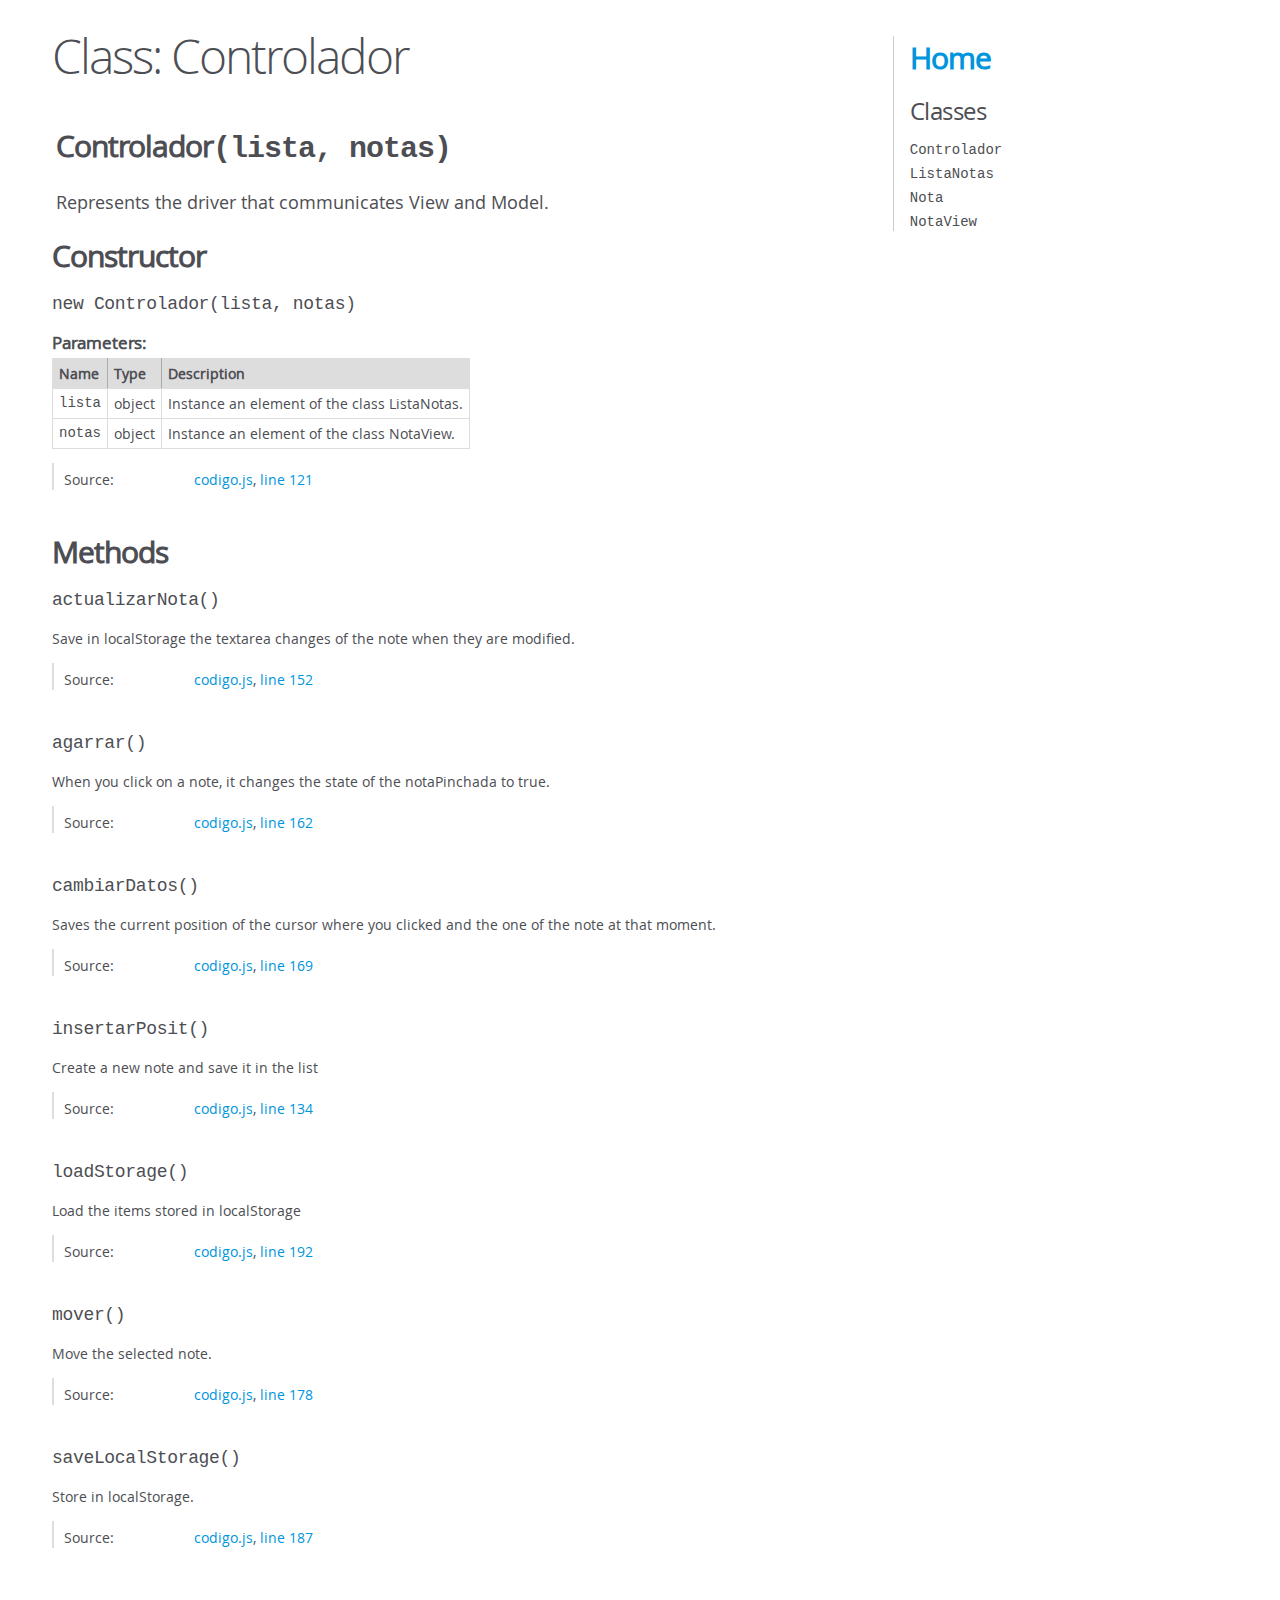
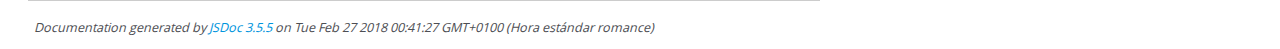
<file: Sticky Notes/Documentacion/Controlador.html>
<!DOCTYPE html>
<html lang="en">
<head>
    <meta charset="utf-8">
    <title>JSDoc: Class: Controlador</title>

    <script src="scripts/prettify/prettify.js"> </script>
    <script src="scripts/prettify/lang-css.js"> </script>
    <!--[if lt IE 9]>
      <script src="//html5shiv.googlecode.com/svn/trunk/html5.js"></script>
    <![endif]-->
    <link type="text/css" rel="stylesheet" href="styles/prettify-tomorrow.css">
    <link type="text/css" rel="stylesheet" href="styles/jsdoc-default.css">
</head>

<body>

<div id="main">

    <h1 class="page-title">Class: Controlador</h1>

    




<section>

<header>
    
        <h2><span class="attribs"><span class="type-signature"></span></span>Controlador<span class="signature">(lista, notas)</span><span class="type-signature"></span></h2>
        
            <div class="class-description">Represents the driver that communicates View and Model.</div>
        
    
</header>

<article>
    <div class="container-overview">
    
        

    
    <h2>Constructor</h2>
    

    
    <h4 class="name" id="Controlador"><span class="type-signature"></span>new Controlador<span class="signature">(lista, notas)</span><span class="type-signature"></span></h4>
    

    











    <h5>Parameters:</h5>
    

<table class="params">
    <thead>
    <tr>
        
        <th>Name</th>
        

        <th>Type</th>

        

        

        <th class="last">Description</th>
    </tr>
    </thead>

    <tbody>
    

        <tr>
            
                <td class="name"><code>lista</code></td>
            

            <td class="type">
            
                
<span class="param-type">object</span>


            
            </td>

            

            

            <td class="description last">Instance an element of the class ListaNotas.</td>
        </tr>

    

        <tr>
            
                <td class="name"><code>notas</code></td>
            

            <td class="type">
            
                
<span class="param-type">object</span>


            
            </td>

            

            

            <td class="description last">Instance an element of the class NotaView.</td>
        </tr>

    
    </tbody>
</table>






<dl class="details">

    

    

    

    

    

    

    

    

    

    

    

    

    
    <dt class="tag-source">Source:</dt>
    <dd class="tag-source"><ul class="dummy"><li>
        <a href="codigo.js.html">codigo.js</a>, <a href="codigo.js.html#line121">line 121</a>
    </li></ul></dd>
    

    

    

    
</dl>


















    
    </div>

    

    

    

    

    

    

    

    
        <h3 class="subsection-title">Methods</h3>

        
            

    

    
    <h4 class="name" id="actualizarNota"><span class="type-signature"></span>actualizarNota<span class="signature">()</span><span class="type-signature"></span></h4>
    

    



<div class="description">
    Save in localStorage the textarea changes of the note when they are modified.
</div>













<dl class="details">

    

    

    

    

    

    

    

    

    

    

    

    

    
    <dt class="tag-source">Source:</dt>
    <dd class="tag-source"><ul class="dummy"><li>
        <a href="codigo.js.html">codigo.js</a>, <a href="codigo.js.html#line152">line 152</a>
    </li></ul></dd>
    

    

    

    
</dl>


















        
            

    

    
    <h4 class="name" id="agarrar"><span class="type-signature"></span>agarrar<span class="signature">()</span><span class="type-signature"></span></h4>
    

    



<div class="description">
    When you click on a note, it changes the state of the notaPinchada to true.
</div>













<dl class="details">

    

    

    

    

    

    

    

    

    

    

    

    

    
    <dt class="tag-source">Source:</dt>
    <dd class="tag-source"><ul class="dummy"><li>
        <a href="codigo.js.html">codigo.js</a>, <a href="codigo.js.html#line162">line 162</a>
    </li></ul></dd>
    

    

    

    
</dl>


















        
            

    

    
    <h4 class="name" id="cambiarDatos"><span class="type-signature"></span>cambiarDatos<span class="signature">()</span><span class="type-signature"></span></h4>
    

    



<div class="description">
    Saves the current position of the cursor where you clicked and the one of the note at that moment.
</div>













<dl class="details">

    

    

    

    

    

    

    

    

    

    

    

    

    
    <dt class="tag-source">Source:</dt>
    <dd class="tag-source"><ul class="dummy"><li>
        <a href="codigo.js.html">codigo.js</a>, <a href="codigo.js.html#line169">line 169</a>
    </li></ul></dd>
    

    

    

    
</dl>


















        
            

    

    
    <h4 class="name" id="insertarPosit"><span class="type-signature"></span>insertarPosit<span class="signature">()</span><span class="type-signature"></span></h4>
    

    



<div class="description">
    Create a new note and save it in the list
</div>













<dl class="details">

    

    

    

    

    

    

    

    

    

    

    

    

    
    <dt class="tag-source">Source:</dt>
    <dd class="tag-source"><ul class="dummy"><li>
        <a href="codigo.js.html">codigo.js</a>, <a href="codigo.js.html#line134">line 134</a>
    </li></ul></dd>
    

    

    

    
</dl>


















        
            

    

    
    <h4 class="name" id="loadStorage"><span class="type-signature"></span>loadStorage<span class="signature">()</span><span class="type-signature"></span></h4>
    

    



<div class="description">
    Load the items stored in localStorage
</div>













<dl class="details">

    

    

    

    

    

    

    

    

    

    

    

    

    
    <dt class="tag-source">Source:</dt>
    <dd class="tag-source"><ul class="dummy"><li>
        <a href="codigo.js.html">codigo.js</a>, <a href="codigo.js.html#line192">line 192</a>
    </li></ul></dd>
    

    

    

    
</dl>


















        
            

    

    
    <h4 class="name" id="mover"><span class="type-signature"></span>mover<span class="signature">()</span><span class="type-signature"></span></h4>
    

    



<div class="description">
    Move the selected note.
</div>













<dl class="details">

    

    

    

    

    

    

    

    

    

    

    

    

    
    <dt class="tag-source">Source:</dt>
    <dd class="tag-source"><ul class="dummy"><li>
        <a href="codigo.js.html">codigo.js</a>, <a href="codigo.js.html#line178">line 178</a>
    </li></ul></dd>
    

    

    

    
</dl>


















        
            

    

    
    <h4 class="name" id="saveLocalStorage"><span class="type-signature"></span>saveLocalStorage<span class="signature">()</span><span class="type-signature"></span></h4>
    

    



<div class="description">
    Store in localStorage.
</div>













<dl class="details">

    

    

    

    

    

    

    

    

    

    

    

    

    
    <dt class="tag-source">Source:</dt>
    <dd class="tag-source"><ul class="dummy"><li>
        <a href="codigo.js.html">codigo.js</a>, <a href="codigo.js.html#line187">line 187</a>
    </li></ul></dd>
    

    

    

    
</dl>


















        
    

    

    
</article>

</section>




</div>

<nav>
    <h2><a href="index.html">Home</a></h2><h3>Classes</h3><ul><li><a href="Controlador.html">Controlador</a></li><li><a href="ListaNotas.html">ListaNotas</a></li><li><a href="Nota.html">Nota</a></li><li><a href="NotaView.html">NotaView</a></li></ul>
</nav>

<br class="clear">

<footer>
    Documentation generated by <a href="https://github.com/jsdoc3/jsdoc">JSDoc 3.5.5</a> on Tue Feb 27 2018 00:41:27 GMT+0100 (Hora estándar romance)
</footer>

<script> prettyPrint(); </script>
<script src="scripts/linenumber.js"> </script>
</body>
</html>
</file>
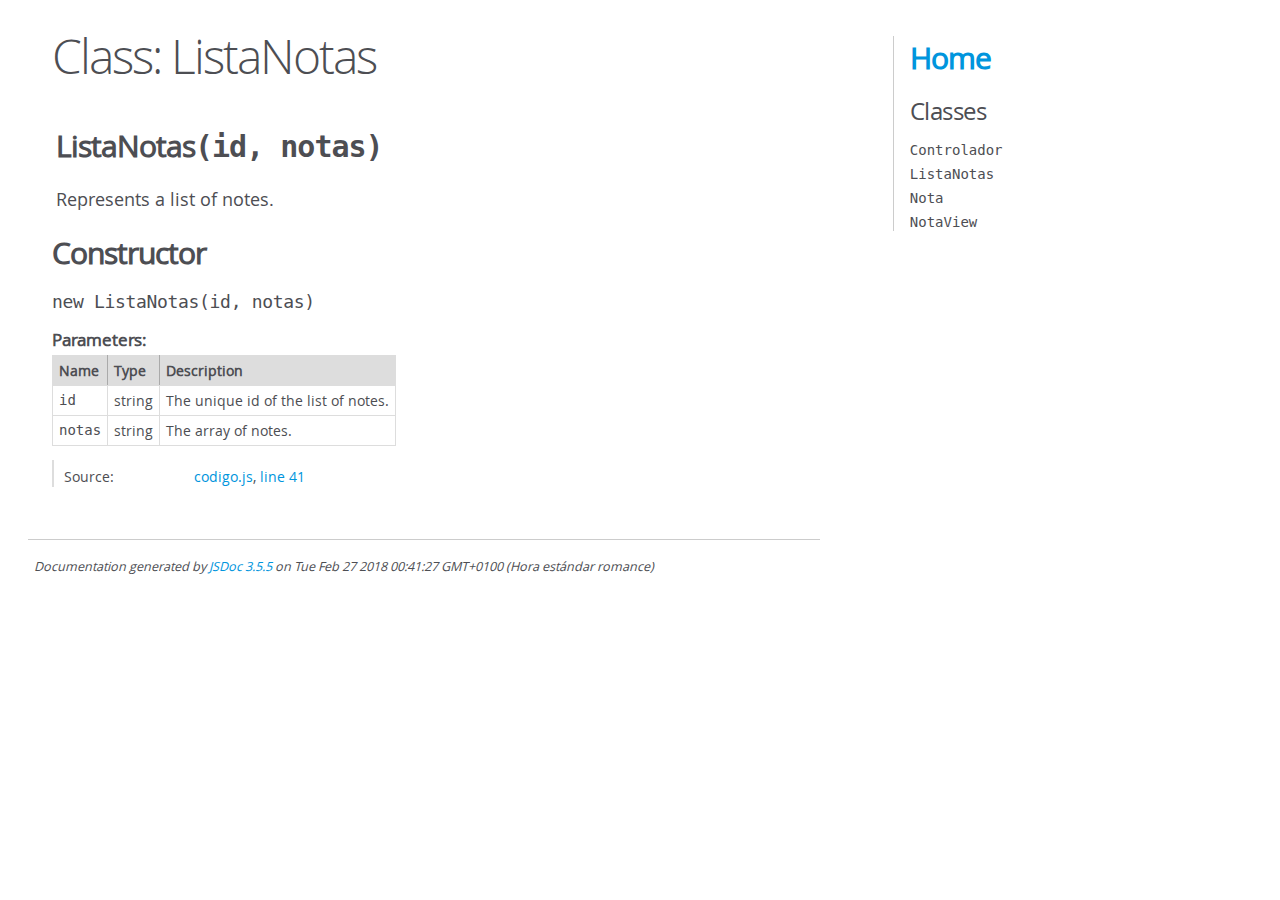
<file: Sticky Notes/Documentacion/ListaNotas.html>
<!DOCTYPE html>
<html lang="en">
<head>
    <meta charset="utf-8">
    <title>JSDoc: Class: ListaNotas</title>

    <script src="scripts/prettify/prettify.js"> </script>
    <script src="scripts/prettify/lang-css.js"> </script>
    <!--[if lt IE 9]>
      <script src="//html5shiv.googlecode.com/svn/trunk/html5.js"></script>
    <![endif]-->
    <link type="text/css" rel="stylesheet" href="styles/prettify-tomorrow.css">
    <link type="text/css" rel="stylesheet" href="styles/jsdoc-default.css">
</head>

<body>

<div id="main">

    <h1 class="page-title">Class: ListaNotas</h1>

    




<section>

<header>
    
        <h2><span class="attribs"><span class="type-signature"></span></span>ListaNotas<span class="signature">(id, notas)</span><span class="type-signature"></span></h2>
        
            <div class="class-description">Represents a list of notes.</div>
        
    
</header>

<article>
    <div class="container-overview">
    
        

    
    <h2>Constructor</h2>
    

    
    <h4 class="name" id="ListaNotas"><span class="type-signature"></span>new ListaNotas<span class="signature">(id, notas)</span><span class="type-signature"></span></h4>
    

    











    <h5>Parameters:</h5>
    

<table class="params">
    <thead>
    <tr>
        
        <th>Name</th>
        

        <th>Type</th>

        

        

        <th class="last">Description</th>
    </tr>
    </thead>

    <tbody>
    

        <tr>
            
                <td class="name"><code>id</code></td>
            

            <td class="type">
            
                
<span class="param-type">string</span>


            
            </td>

            

            

            <td class="description last">The unique id of the list of notes.</td>
        </tr>

    

        <tr>
            
                <td class="name"><code>notas</code></td>
            

            <td class="type">
            
                
<span class="param-type">string</span>


            
            </td>

            

            

            <td class="description last">The array of notes.</td>
        </tr>

    
    </tbody>
</table>






<dl class="details">

    

    

    

    

    

    

    

    

    

    

    

    

    
    <dt class="tag-source">Source:</dt>
    <dd class="tag-source"><ul class="dummy"><li>
        <a href="codigo.js.html">codigo.js</a>, <a href="codigo.js.html#line41">line 41</a>
    </li></ul></dd>
    

    

    

    
</dl>


















    
    </div>

    

    

    

    

    

    

    

    

    

    
</article>

</section>




</div>

<nav>
    <h2><a href="index.html">Home</a></h2><h3>Classes</h3><ul><li><a href="Controlador.html">Controlador</a></li><li><a href="ListaNotas.html">ListaNotas</a></li><li><a href="Nota.html">Nota</a></li><li><a href="NotaView.html">NotaView</a></li></ul>
</nav>

<br class="clear">

<footer>
    Documentation generated by <a href="https://github.com/jsdoc3/jsdoc">JSDoc 3.5.5</a> on Tue Feb 27 2018 00:41:27 GMT+0100 (Hora estándar romance)
</footer>

<script> prettyPrint(); </script>
<script src="scripts/linenumber.js"> </script>
</body>
</html>
</file>
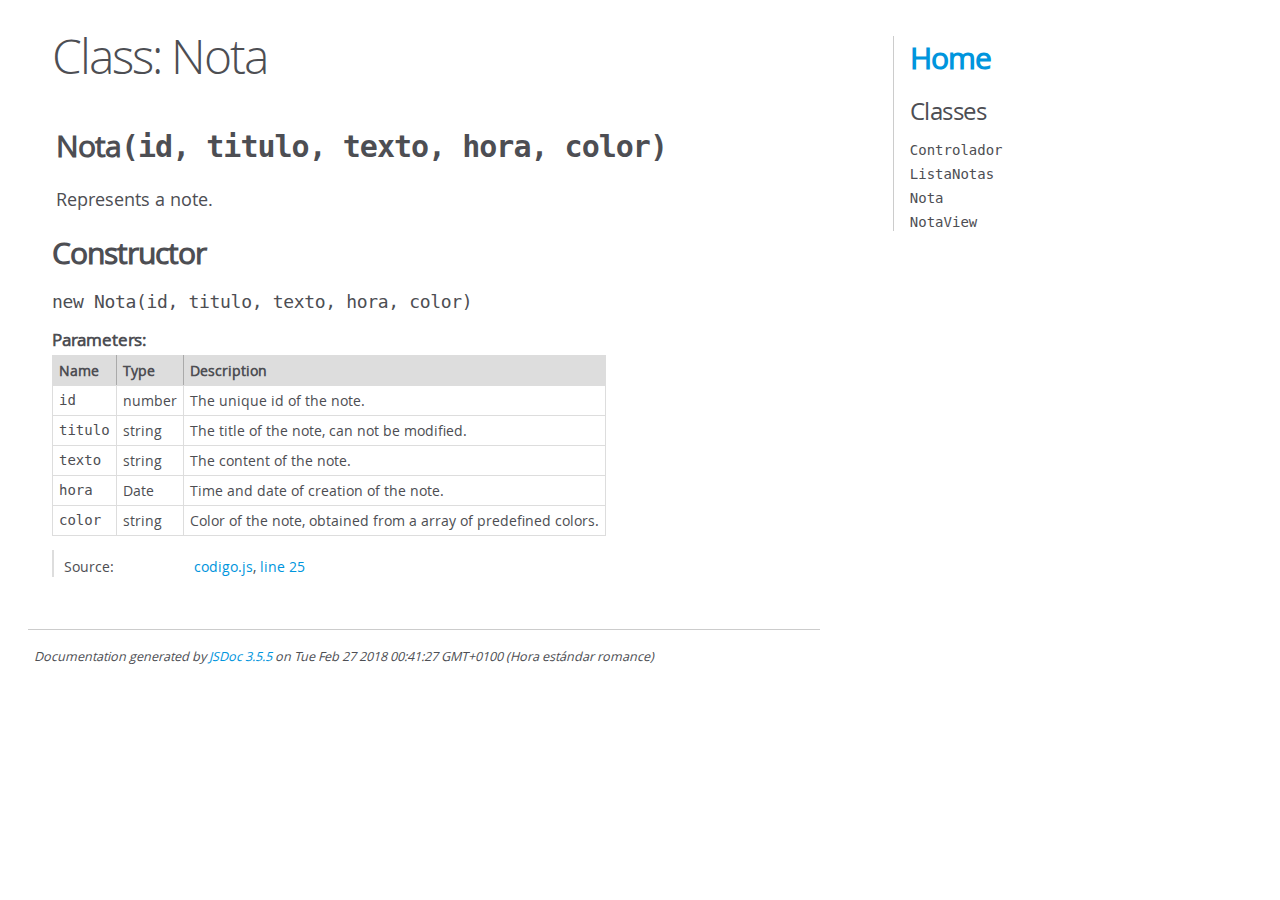
<file: Sticky Notes/Documentacion/Nota.html>
<!DOCTYPE html>
<html lang="en">
<head>
    <meta charset="utf-8">
    <title>JSDoc: Class: Nota</title>

    <script src="scripts/prettify/prettify.js"> </script>
    <script src="scripts/prettify/lang-css.js"> </script>
    <!--[if lt IE 9]>
      <script src="//html5shiv.googlecode.com/svn/trunk/html5.js"></script>
    <![endif]-->
    <link type="text/css" rel="stylesheet" href="styles/prettify-tomorrow.css">
    <link type="text/css" rel="stylesheet" href="styles/jsdoc-default.css">
</head>

<body>

<div id="main">

    <h1 class="page-title">Class: Nota</h1>

    




<section>

<header>
    
        <h2><span class="attribs"><span class="type-signature"></span></span>Nota<span class="signature">(id, titulo, texto, hora, color)</span><span class="type-signature"></span></h2>
        
            <div class="class-description">Represents a note.</div>
        
    
</header>

<article>
    <div class="container-overview">
    
        

    
    <h2>Constructor</h2>
    

    
    <h4 class="name" id="Nota"><span class="type-signature"></span>new Nota<span class="signature">(id, titulo, texto, hora, color)</span><span class="type-signature"></span></h4>
    

    











    <h5>Parameters:</h5>
    

<table class="params">
    <thead>
    <tr>
        
        <th>Name</th>
        

        <th>Type</th>

        

        

        <th class="last">Description</th>
    </tr>
    </thead>

    <tbody>
    

        <tr>
            
                <td class="name"><code>id</code></td>
            

            <td class="type">
            
                
<span class="param-type">number</span>


            
            </td>

            

            

            <td class="description last">The unique id of the note.</td>
        </tr>

    

        <tr>
            
                <td class="name"><code>titulo</code></td>
            

            <td class="type">
            
                
<span class="param-type">string</span>


            
            </td>

            

            

            <td class="description last">The title of the note, can not be modified.</td>
        </tr>

    

        <tr>
            
                <td class="name"><code>texto</code></td>
            

            <td class="type">
            
                
<span class="param-type">string</span>


            
            </td>

            

            

            <td class="description last">The content of the note.</td>
        </tr>

    

        <tr>
            
                <td class="name"><code>hora</code></td>
            

            <td class="type">
            
                
<span class="param-type">Date</span>


            
            </td>

            

            

            <td class="description last">Time and date of creation of the note.</td>
        </tr>

    

        <tr>
            
                <td class="name"><code>color</code></td>
            

            <td class="type">
            
                
<span class="param-type">string</span>


            
            </td>

            

            

            <td class="description last">Color of the note, obtained from a array of predefined colors.</td>
        </tr>

    
    </tbody>
</table>






<dl class="details">

    

    

    

    

    

    

    

    

    

    

    

    

    
    <dt class="tag-source">Source:</dt>
    <dd class="tag-source"><ul class="dummy"><li>
        <a href="codigo.js.html">codigo.js</a>, <a href="codigo.js.html#line25">line 25</a>
    </li></ul></dd>
    

    

    

    
</dl>


















    
    </div>

    

    

    

    

    

    

    

    

    

    
</article>

</section>




</div>

<nav>
    <h2><a href="index.html">Home</a></h2><h3>Classes</h3><ul><li><a href="Controlador.html">Controlador</a></li><li><a href="ListaNotas.html">ListaNotas</a></li><li><a href="Nota.html">Nota</a></li><li><a href="NotaView.html">NotaView</a></li></ul>
</nav>

<br class="clear">

<footer>
    Documentation generated by <a href="https://github.com/jsdoc3/jsdoc">JSDoc 3.5.5</a> on Tue Feb 27 2018 00:41:27 GMT+0100 (Hora estándar romance)
</footer>

<script> prettyPrint(); </script>
<script src="scripts/linenumber.js"> </script>
</body>
</html>
</file>
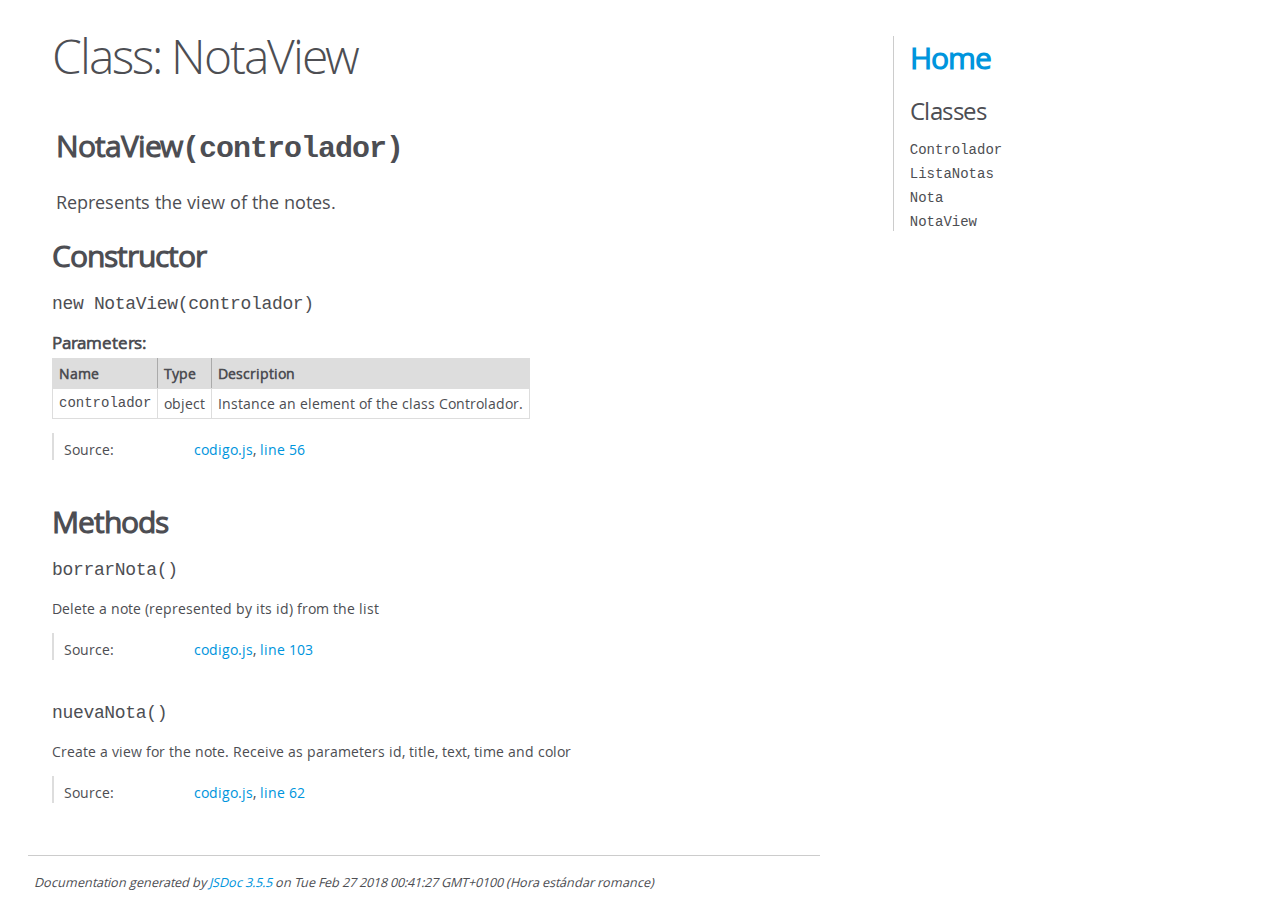
<file: Sticky Notes/Documentacion/NotaView.html>
<!DOCTYPE html>
<html lang="en">
<head>
    <meta charset="utf-8">
    <title>JSDoc: Class: NotaView</title>

    <script src="scripts/prettify/prettify.js"> </script>
    <script src="scripts/prettify/lang-css.js"> </script>
    <!--[if lt IE 9]>
      <script src="//html5shiv.googlecode.com/svn/trunk/html5.js"></script>
    <![endif]-->
    <link type="text/css" rel="stylesheet" href="styles/prettify-tomorrow.css">
    <link type="text/css" rel="stylesheet" href="styles/jsdoc-default.css">
</head>

<body>

<div id="main">

    <h1 class="page-title">Class: NotaView</h1>

    




<section>

<header>
    
        <h2><span class="attribs"><span class="type-signature"></span></span>NotaView<span class="signature">(controlador)</span><span class="type-signature"></span></h2>
        
            <div class="class-description">Represents the view of the notes.</div>
        
    
</header>

<article>
    <div class="container-overview">
    
        

    
    <h2>Constructor</h2>
    

    
    <h4 class="name" id="NotaView"><span class="type-signature"></span>new NotaView<span class="signature">(controlador)</span><span class="type-signature"></span></h4>
    

    











    <h5>Parameters:</h5>
    

<table class="params">
    <thead>
    <tr>
        
        <th>Name</th>
        

        <th>Type</th>

        

        

        <th class="last">Description</th>
    </tr>
    </thead>

    <tbody>
    

        <tr>
            
                <td class="name"><code>controlador</code></td>
            

            <td class="type">
            
                
<span class="param-type">object</span>


            
            </td>

            

            

            <td class="description last">Instance an element of the class Controlador.</td>
        </tr>

    
    </tbody>
</table>






<dl class="details">

    

    

    

    

    

    

    

    

    

    

    

    

    
    <dt class="tag-source">Source:</dt>
    <dd class="tag-source"><ul class="dummy"><li>
        <a href="codigo.js.html">codigo.js</a>, <a href="codigo.js.html#line56">line 56</a>
    </li></ul></dd>
    

    

    

    
</dl>


















    
    </div>

    

    

    

    

    

    

    

    
        <h3 class="subsection-title">Methods</h3>

        
            

    

    
    <h4 class="name" id="borrarNota"><span class="type-signature"></span>borrarNota<span class="signature">()</span><span class="type-signature"></span></h4>
    

    



<div class="description">
    Delete a note (represented by its id) from the list
</div>













<dl class="details">

    

    

    

    

    

    

    

    

    

    

    

    

    
    <dt class="tag-source">Source:</dt>
    <dd class="tag-source"><ul class="dummy"><li>
        <a href="codigo.js.html">codigo.js</a>, <a href="codigo.js.html#line103">line 103</a>
    </li></ul></dd>
    

    

    

    
</dl>


















        
            

    

    
    <h4 class="name" id="nuevaNota"><span class="type-signature"></span>nuevaNota<span class="signature">()</span><span class="type-signature"></span></h4>
    

    



<div class="description">
    Create a view for the note. Receive as parameters id, title, text, time and color
</div>













<dl class="details">

    

    

    

    

    

    

    

    

    

    

    

    

    
    <dt class="tag-source">Source:</dt>
    <dd class="tag-source"><ul class="dummy"><li>
        <a href="codigo.js.html">codigo.js</a>, <a href="codigo.js.html#line62">line 62</a>
    </li></ul></dd>
    

    

    

    
</dl>


















        
    

    

    
</article>

</section>




</div>

<nav>
    <h2><a href="index.html">Home</a></h2><h3>Classes</h3><ul><li><a href="Controlador.html">Controlador</a></li><li><a href="ListaNotas.html">ListaNotas</a></li><li><a href="Nota.html">Nota</a></li><li><a href="NotaView.html">NotaView</a></li></ul>
</nav>

<br class="clear">

<footer>
    Documentation generated by <a href="https://github.com/jsdoc3/jsdoc">JSDoc 3.5.5</a> on Tue Feb 27 2018 00:41:27 GMT+0100 (Hora estándar romance)
</footer>

<script> prettyPrint(); </script>
<script src="scripts/linenumber.js"> </script>
</body>
</html>
</file>
<file: Proyecto jQuery OMDB/Documentacion/styles/prettify-tomorrow.css>
/* Tomorrow Theme */
/* Original theme - https://github.com/chriskempson/tomorrow-theme */
/* Pretty printing styles. Used with prettify.js. */
/* SPAN elements with the classes below are added by prettyprint. */
/* plain text */
.pln {
  color: #4d4d4c; }

@media screen {
  /* string content */
  .str {
    color: #718c00; }

  /* a keyword */
  .kwd {
    color: #8959a8; }

  /* a comment */
  .com {
    color: #8e908c; }

  /* a type name */
  .typ {
    color: #4271ae; }

  /* a literal value */
  .lit {
    color: #f5871f; }

  /* punctuation */
  .pun {
    color: #4d4d4c; }

  /* lisp open bracket */
  .opn {
    color: #4d4d4c; }

  /* lisp close bracket */
  .clo {
    color: #4d4d4c; }

  /* a markup tag name */
  .tag {
    color: #c82829; }

  /* a markup attribute name */
  .atn {
    color: #f5871f; }

  /* a markup attribute value */
  .atv {
    color: #3e999f; }

  /* a declaration */
  .dec {
    color: #f5871f; }

  /* a variable name */
  .var {
    color: #c82829; }

  /* a function name */
  .fun {
    color: #4271ae; } }
/* Use higher contrast and text-weight for printable form. */
@media print, projection {
  .str {
    color: #060; }

  .kwd {
    color: #006;
    font-weight: bold; }

  .com {
    color: #600;
    font-style: italic; }

  .typ {
    color: #404;
    font-weight: bold; }

  .lit {
    color: #044; }

  .pun, .opn, .clo {
    color: #440; }

  .tag {
    color: #006;
    font-weight: bold; }

  .atn {
    color: #404; }

  .atv {
    color: #060; } }
/* Style */
/*
pre.prettyprint {
  background: white;
  font-family: Consolas, Monaco, 'Andale Mono', monospace;
  font-size: 12px;
  line-height: 1.5;
  border: 1px solid #ccc;
  padding: 10px; }
*/

/* Specify class=linenums on a pre to get line numbering */
ol.linenums {
  margin-top: 0;
  margin-bottom: 0; }

/* IE indents via margin-left */
li.L0,
li.L1,
li.L2,
li.L3,
li.L4,
li.L5,
li.L6,
li.L7,
li.L8,
li.L9 {
  /* */ }

/* Alternate shading for lines */
li.L1,
li.L3,
li.L5,
li.L7,
li.L9 {
  /* */ }
</file>
<file: Proyecto jQuery OMDB/Documentacion/styles/jsdoc-default.css>
@font-face {
    font-family: 'Open Sans';
    font-weight: normal;
    font-style: normal;
    src: url('../fonts/OpenSans-Regular-webfont.eot');
    src:
        local('Open Sans'),
        local('OpenSans'),
        url('../fonts/OpenSans-Regular-webfont.eot?#iefix') format('embedded-opentype'),
        url('../fonts/OpenSans-Regular-webfont.woff') format('woff'),
        url('../fonts/OpenSans-Regular-webfont.svg#open_sansregular') format('svg');
}

@font-face {
    font-family: 'Open Sans Light';
    font-weight: normal;
    font-style: normal;
    src: url('../fonts/OpenSans-Light-webfont.eot');
    src:
        local('Open Sans Light'),
        local('OpenSans Light'),
        url('../fonts/OpenSans-Light-webfont.eot?#iefix') format('embedded-opentype'),
        url('../fonts/OpenSans-Light-webfont.woff') format('woff'),
        url('../fonts/OpenSans-Light-webfont.svg#open_sanslight') format('svg');
}

html
{
    overflow: auto;
    background-color: #fff;
    font-size: 14px;
}

body
{
    font-family: 'Open Sans', sans-serif;
    line-height: 1.5;
    color: #4d4e53;
    background-color: white;
}

a, a:visited, a:active {
    color: #0095dd;
    text-decoration: none;
}

a:hover {
    text-decoration: underline;
}

header
{
    display: block;
    padding: 0px 4px;
}

tt, code, kbd, samp {
    font-family: Consolas, Monaco, 'Andale Mono', monospace;
}

.class-description {
    font-size: 130%;
    line-height: 140%;
    margin-bottom: 1em;
    margin-top: 1em;
}

.class-description:empty {
    margin: 0;
}

#main {
    float: left;
    width: 65%;
    margin-left: 20px;
}

article dl {
    margin-bottom: 40px;
}

article img {
  max-width: 100%;
}

section
{
    display: block;
    background-color: #fff;
    padding: 12px 24px;
    border-bottom: 1px solid #ccc;
    margin-right: 30px;
}

.variation {
    display: none;
}

.signature-attributes {
    font-size: 60%;
    color: #aaa;
    font-style: italic;
    font-weight: lighter;
}

nav
{
    display: block;
    float: right;
    margin-top: 28px;
    width: 30%;
    box-sizing: border-box;
    border-left: 1px solid #ccc;
    padding-left: 16px;
}

nav ul {
    font-family: 'Lucida Grande', 'Lucida Sans Unicode', arial, sans-serif;
    font-size: 100%;
    line-height: 17px;
    padding: 0;
    margin: 0;
    list-style-type: none;
}

nav ul a, nav ul a:visited, nav ul a:active {
    font-family: Consolas, Monaco, 'Andale Mono', monospace;
    line-height: 18px;
    color: #4D4E53;
}

nav h3 {
    margin-top: 12px;
}

nav li {
    margin-top: 6px;
}

footer {
    display: block;
    padding: 6px;
    margin-top: 12px;
    font-style: italic;
    font-size: 90%;
    margin-left: 20px;
}

h1, h2, h3, h4 {
    font-weight: 200;
    margin: 0;
}

h1
{
    font-family: 'Open Sans Light', sans-serif;
    font-size: 48px;
    letter-spacing: -2px;
    margin: 12px 24px 20px;
}

h2, h3.subsection-title
{
    font-size: 30px;
    font-weight: 700;
    letter-spacing: -1px;
    margin-bottom: 12px;
}

h3
{
    font-size: 24px;
    letter-spacing: -0.5px;
    margin-bottom: 12px;
}

h4
{
    font-size: 18px;
    letter-spacing: -0.33px;
    margin-bottom: 12px;
    color: #4d4e53;
}

h5, .container-overview .subsection-title
{
    font-size: 120%;
    font-weight: bold;
    letter-spacing: -0.01em;
    margin: 8px 0 3px 0;
}

h6
{
    font-size: 100%;
    letter-spacing: -0.01em;
    margin: 6px 0 3px 0;
    font-style: italic;
}

table
{
    border-spacing: 0;
    border: 0;
    border-collapse: collapse;
}

td, th
{
    border: 1px solid #ddd;
    margin: 0px;
    text-align: left;
    vertical-align: top;
    padding: 4px 6px;
    display: table-cell;
}

thead tr
{
    background-color: #ddd;
    font-weight: bold;
}

th { border-right: 1px solid #aaa; }
tr > th:last-child { border-right: 1px solid #ddd; }

.ancestors, .attribs { color: #999; }
.ancestors a, .attribs a
{
    color: #999 !important;
    text-decoration: none;
}

.clear
{
    clear: both;
}

.important
{
    font-weight: bold;
    color: #950B02;
}

.yes-def {
    text-indent: -1000px;
}

.type-signature {
    color: #aaa;
}

.name, .signature {
    font-family: Consolas, Monaco, 'Andale Mono', monospace;
}

.details { margin-top: 14px; border-left: 2px solid #DDD; }
.details dt { width: 120px; float: left; padding-left: 10px;  padding-top: 6px; }
.details dd { margin-left: 70px; }
.details ul { margin: 0; }
.details ul { list-style-type: none; }
.details li { margin-left: 30px; padding-top: 6px; }
.details pre.prettyprint { margin: 0 }
.details .object-value { padding-top: 0; }

.description {
    margin-bottom: 1em;
    margin-top: 1em;
}

.code-caption
{
    font-style: italic;
    font-size: 107%;
    margin: 0;
}

.prettyprint
{
    border: 1px solid #ddd;
    width: 80%;
    overflow: auto;
}

.prettyprint.source {
    width: inherit;
}

.prettyprint code
{
    font-size: 100%;
    line-height: 18px;
    display: block;
    padding: 4px 12px;
    margin: 0;
    background-color: #fff;
    color: #4D4E53;
}

.prettyprint code span.line
{
  display: inline-block;
}

.prettyprint.linenums
{
  padding-left: 70px;
  -webkit-user-select: none;
  -moz-user-select: none;
  -ms-user-select: none;
  user-select: none;
}

.prettyprint.linenums ol
{
  padding-left: 0;
}

.prettyprint.linenums li
{
  border-left: 3px #ddd solid;
}

.prettyprint.linenums li.selected,
.prettyprint.linenums li.selected *
{
  background-color: lightyellow;
}

.prettyprint.linenums li *
{
  -webkit-user-select: text;
  -moz-user-select: text;
  -ms-user-select: text;
  user-select: text;
}

.params .name, .props .name, .name code {
    color: #4D4E53;
    font-family: Consolas, Monaco, 'Andale Mono', monospace;
    font-size: 100%;
}

.params td.description > p:first-child,
.props td.description > p:first-child
{
    margin-top: 0;
    padding-top: 0;
}

.params td.description > p:last-child,
.props td.description > p:last-child
{
    margin-bottom: 0;
    padding-bottom: 0;
}

.disabled {
    color: #454545;
}
</file>
<file: Sticky Notes/Documentacion/styles/prettify-tomorrow.css>
/* Tomorrow Theme */
/* Original theme - https://github.com/chriskempson/tomorrow-theme */
/* Pretty printing styles. Used with prettify.js. */
/* SPAN elements with the classes below are added by prettyprint. */
/* plain text */
.pln {
  color: #4d4d4c; }

@media screen {
  /* string content */
  .str {
    color: #718c00; }

  /* a keyword */
  .kwd {
    color: #8959a8; }

  /* a comment */
  .com {
    color: #8e908c; }

  /* a type name */
  .typ {
    color: #4271ae; }

  /* a literal value */
  .lit {
    color: #f5871f; }

  /* punctuation */
  .pun {
    color: #4d4d4c; }

  /* lisp open bracket */
  .opn {
    color: #4d4d4c; }

  /* lisp close bracket */
  .clo {
    color: #4d4d4c; }

  /* a markup tag name */
  .tag {
    color: #c82829; }

  /* a markup attribute name */
  .atn {
    color: #f5871f; }

  /* a markup attribute value */
  .atv {
    color: #3e999f; }

  /* a declaration */
  .dec {
    color: #f5871f; }

  /* a variable name */
  .var {
    color: #c82829; }

  /* a function name */
  .fun {
    color: #4271ae; } }
/* Use higher contrast and text-weight for printable form. */
@media print, projection {
  .str {
    color: #060; }

  .kwd {
    color: #006;
    font-weight: bold; }

  .com {
    color: #600;
    font-style: italic; }

  .typ {
    color: #404;
    font-weight: bold; }

  .lit {
    color: #044; }

  .pun, .opn, .clo {
    color: #440; }

  .tag {
    color: #006;
    font-weight: bold; }

  .atn {
    color: #404; }

  .atv {
    color: #060; } }
/* Style */
/*
pre.prettyprint {
  background: white;
  font-family: Consolas, Monaco, 'Andale Mono', monospace;
  font-size: 12px;
  line-height: 1.5;
  border: 1px solid #ccc;
  padding: 10px; }
*/

/* Specify class=linenums on a pre to get line numbering */
ol.linenums {
  margin-top: 0;
  margin-bottom: 0; }

/* IE indents via margin-left */
li.L0,
li.L1,
li.L2,
li.L3,
li.L4,
li.L5,
li.L6,
li.L7,
li.L8,
li.L9 {
  /* */ }

/* Alternate shading for lines */
li.L1,
li.L3,
li.L5,
li.L7,
li.L9 {
  /* */ }
</file>
<file: Sticky Notes/Documentacion/styles/jsdoc-default.css>
@font-face {
    font-family: 'Open Sans';
    font-weight: normal;
    font-style: normal;
    src: url('../fonts/OpenSans-Regular-webfont.eot');
    src:
        local('Open Sans'),
        local('OpenSans'),
        url('../fonts/OpenSans-Regular-webfont.eot?#iefix') format('embedded-opentype'),
        url('../fonts/OpenSans-Regular-webfont.woff') format('woff'),
        url('../fonts/OpenSans-Regular-webfont.svg#open_sansregular') format('svg');
}

@font-face {
    font-family: 'Open Sans Light';
    font-weight: normal;
    font-style: normal;
    src: url('../fonts/OpenSans-Light-webfont.eot');
    src:
        local('Open Sans Light'),
        local('OpenSans Light'),
        url('../fonts/OpenSans-Light-webfont.eot?#iefix') format('embedded-opentype'),
        url('../fonts/OpenSans-Light-webfont.woff') format('woff'),
        url('../fonts/OpenSans-Light-webfont.svg#open_sanslight') format('svg');
}

html
{
    overflow: auto;
    background-color: #fff;
    font-size: 14px;
}

body
{
    font-family: 'Open Sans', sans-serif;
    line-height: 1.5;
    color: #4d4e53;
    background-color: white;
}

a, a:visited, a:active {
    color: #0095dd;
    text-decoration: none;
}

a:hover {
    text-decoration: underline;
}

header
{
    display: block;
    padding: 0px 4px;
}

tt, code, kbd, samp {
    font-family: Consolas, Monaco, 'Andale Mono', monospace;
}

.class-description {
    font-size: 130%;
    line-height: 140%;
    margin-bottom: 1em;
    margin-top: 1em;
}

.class-description:empty {
    margin: 0;
}

#main {
    float: left;
    width: 65%;
    margin-left: 20px;
}

article dl {
    margin-bottom: 40px;
}

article img {
  max-width: 100%;
}

section
{
    display: block;
    background-color: #fff;
    padding: 12px 24px;
    border-bottom: 1px solid #ccc;
    margin-right: 30px;
}

.variation {
    display: none;
}

.signature-attributes {
    font-size: 60%;
    color: #aaa;
    font-style: italic;
    font-weight: lighter;
}

nav
{
    display: block;
    float: right;
    margin-top: 28px;
    width: 30%;
    box-sizing: border-box;
    border-left: 1px solid #ccc;
    padding-left: 16px;
}

nav ul {
    font-family: 'Lucida Grande', 'Lucida Sans Unicode', arial, sans-serif;
    font-size: 100%;
    line-height: 17px;
    padding: 0;
    margin: 0;
    list-style-type: none;
}

nav ul a, nav ul a:visited, nav ul a:active {
    font-family: Consolas, Monaco, 'Andale Mono', monospace;
    line-height: 18px;
    color: #4D4E53;
}

nav h3 {
    margin-top: 12px;
}

nav li {
    margin-top: 6px;
}

footer {
    display: block;
    padding: 6px;
    margin-top: 12px;
    font-style: italic;
    font-size: 90%;
    margin-left: 20px;
}

h1, h2, h3, h4 {
    font-weight: 200;
    margin: 0;
}

h1
{
    font-family: 'Open Sans Light', sans-serif;
    font-size: 48px;
    letter-spacing: -2px;
    margin: 12px 24px 20px;
}

h2, h3.subsection-title
{
    font-size: 30px;
    font-weight: 700;
    letter-spacing: -1px;
    margin-bottom: 12px;
}

h3
{
    font-size: 24px;
    letter-spacing: -0.5px;
    margin-bottom: 12px;
}

h4
{
    font-size: 18px;
    letter-spacing: -0.33px;
    margin-bottom: 12px;
    color: #4d4e53;
}

h5, .container-overview .subsection-title
{
    font-size: 120%;
    font-weight: bold;
    letter-spacing: -0.01em;
    margin: 8px 0 3px 0;
}

h6
{
    font-size: 100%;
    letter-spacing: -0.01em;
    margin: 6px 0 3px 0;
    font-style: italic;
}

table
{
    border-spacing: 0;
    border: 0;
    border-collapse: collapse;
}

td, th
{
    border: 1px solid #ddd;
    margin: 0px;
    text-align: left;
    vertical-align: top;
    padding: 4px 6px;
    display: table-cell;
}

thead tr
{
    background-color: #ddd;
    font-weight: bold;
}

th { border-right: 1px solid #aaa; }
tr > th:last-child { border-right: 1px solid #ddd; }

.ancestors, .attribs { color: #999; }
.ancestors a, .attribs a
{
    color: #999 !important;
    text-decoration: none;
}

.clear
{
    clear: both;
}

.important
{
    font-weight: bold;
    color: #950B02;
}

.yes-def {
    text-indent: -1000px;
}

.type-signature {
    color: #aaa;
}

.name, .signature {
    font-family: Consolas, Monaco, 'Andale Mono', monospace;
}

.details { margin-top: 14px; border-left: 2px solid #DDD; }
.details dt { width: 120px; float: left; padding-left: 10px;  padding-top: 6px; }
.details dd { margin-left: 70px; }
.details ul { margin: 0; }
.details ul { list-style-type: none; }
.details li { margin-left: 30px; padding-top: 6px; }
.details pre.prettyprint { margin: 0 }
.details .object-value { padding-top: 0; }

.description {
    margin-bottom: 1em;
    margin-top: 1em;
}

.code-caption
{
    font-style: italic;
    font-size: 107%;
    margin: 0;
}

.prettyprint
{
    border: 1px solid #ddd;
    width: 80%;
    overflow: auto;
}

.prettyprint.source {
    width: inherit;
}

.prettyprint code
{
    font-size: 100%;
    line-height: 18px;
    display: block;
    padding: 4px 12px;
    margin: 0;
    background-color: #fff;
    color: #4D4E53;
}

.prettyprint code span.line
{
  display: inline-block;
}

.prettyprint.linenums
{
  padding-left: 70px;
  -webkit-user-select: none;
  -moz-user-select: none;
  -ms-user-select: none;
  user-select: none;
}

.prettyprint.linenums ol
{
  padding-left: 0;
}

.prettyprint.linenums li
{
  border-left: 3px #ddd solid;
}

.prettyprint.linenums li.selected,
.prettyprint.linenums li.selected *
{
  background-color: lightyellow;
}

.prettyprint.linenums li *
{
  -webkit-user-select: text;
  -moz-user-select: text;
  -ms-user-select: text;
  user-select: text;
}

.params .name, .props .name, .name code {
    color: #4D4E53;
    font-family: Consolas, Monaco, 'Andale Mono', monospace;
    font-size: 100%;
}

.params td.description > p:first-child,
.props td.description > p:first-child
{
    margin-top: 0;
    padding-top: 0;
}

.params td.description > p:last-child,
.props td.description > p:last-child
{
    margin-bottom: 0;
    padding-bottom: 0;
}

.disabled {
    color: #454545;
}
</file>
<file: Sticky Notes/css/estilos.css>
body {
    background-image: url('../images/corcho.jpg');
    display: flex;
    flex-wrap: wrap;
  }

  #boton {
    margin: 15px;
    box-shadow: 3px 3px 3px rgb(6, 6, 6);
    width: 120px;
    height: 30px;
    color: rgb(57, 55, 57);
    font-weight: bold;
  }

  #boton:hover {
    background-color: rgb(42, 43, 42);
    color: rgb(254, 254, 254);
  }

  .nota {
    position: absolute;
    width: 200px;
    height: 200px;
    box-shadow: 5px 5px 2px rgb(32, 31, 31);
    margin: 10px;
  }

  .nota:hover {
    animation-name: animacion;
    animation-duration: 20s;
    animation-fill-mode: forwards;
  }

  @keyframes animacion {
    from {
      transform: scale(1, 1);
    }
    10% {
      transform: scale(1.1, 1.1);
    }
    to {
      transform: scale(1.1, 1.1);
    }
  }

  textarea {
    border: none;
    resize: none;
    width: 90%;
    height: 50%;
    margin: 0 2% 0 3%;
    padding: 2%;
  }

  h4 {
    margin-top: 0;
    height: 10%;
    padding: 2%;
  }

  .eliminar {
    float: right;
  }

  .chicheta{
    position: absolute;
    width: 50px;
    height: 50px;
    left: 70px;
    bottom: 165px;
  }

  p {
    font-size: 14px;
    width: 95%;
    height: 5%;
    padding: 4% 2% 4% 7%;
    align-self: flex-end;
  }

  a {
    display: inline-block;
    float: right;
  }
</file>
